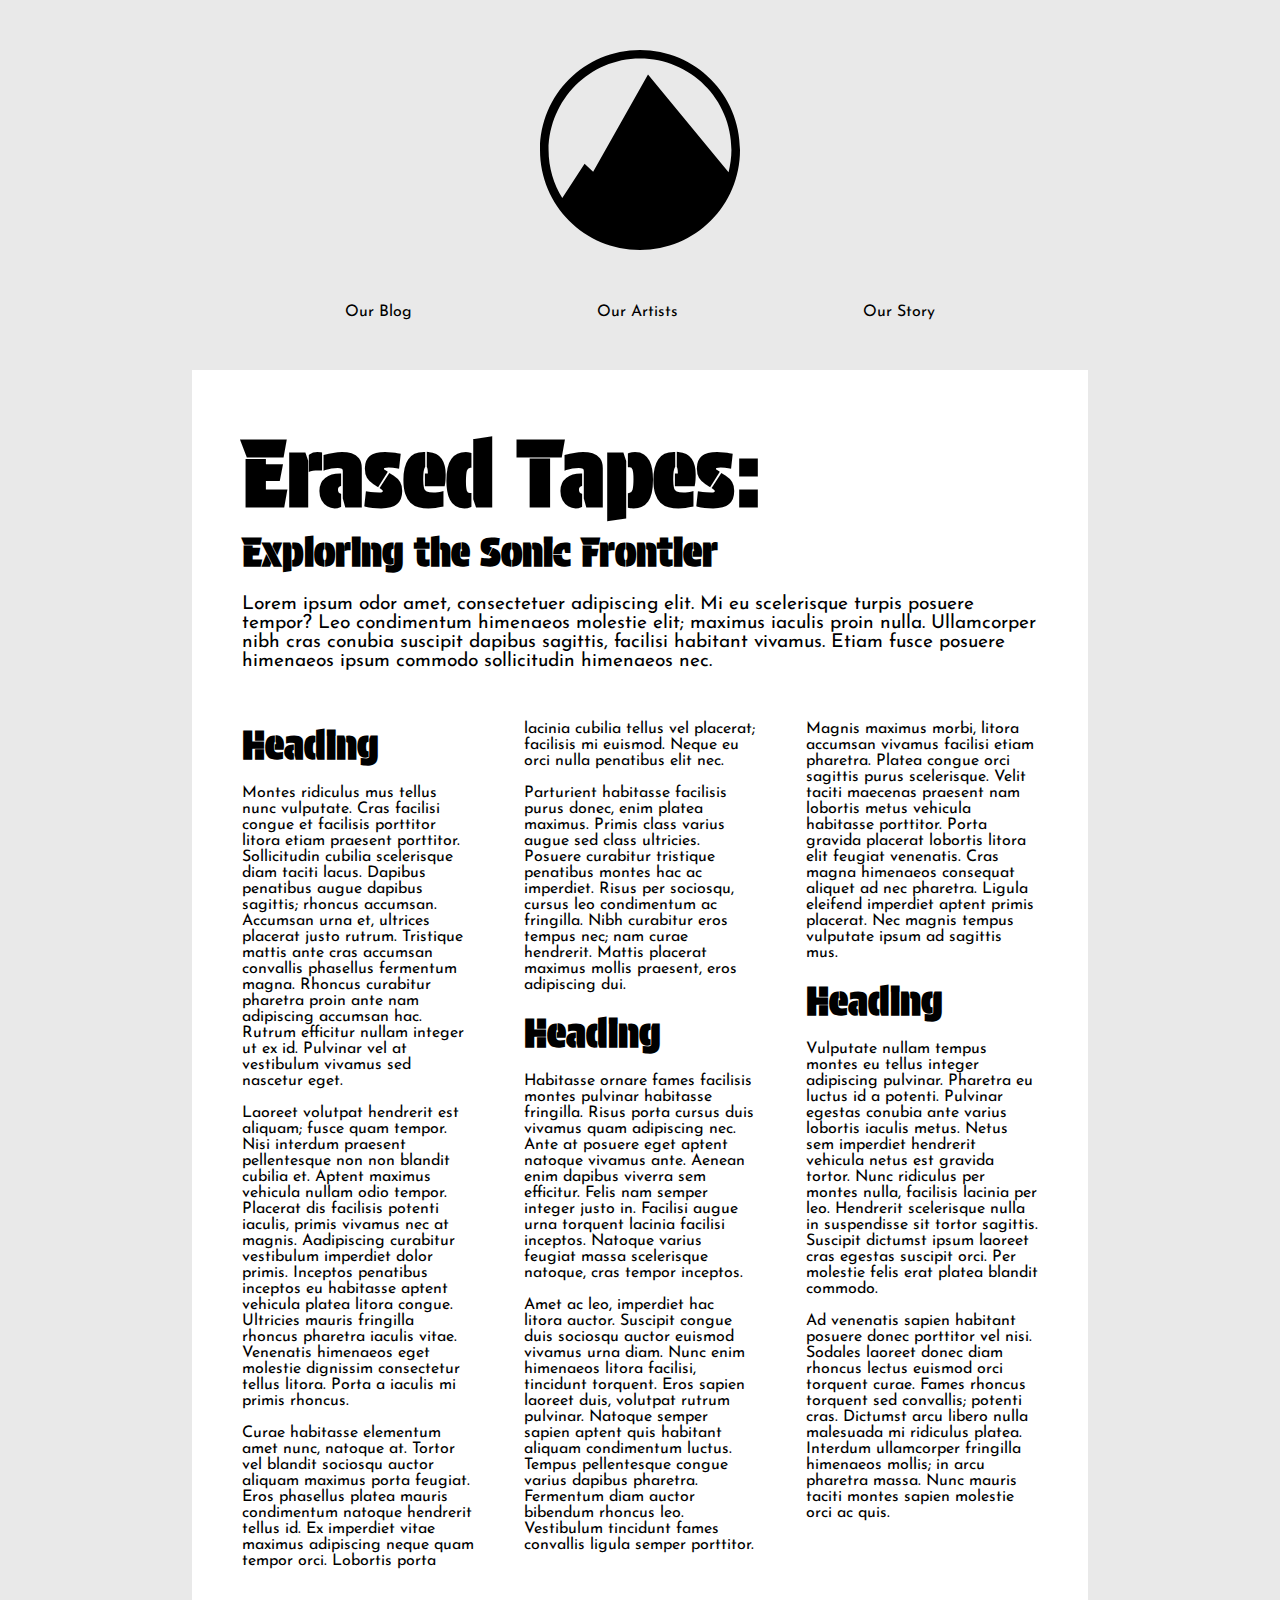
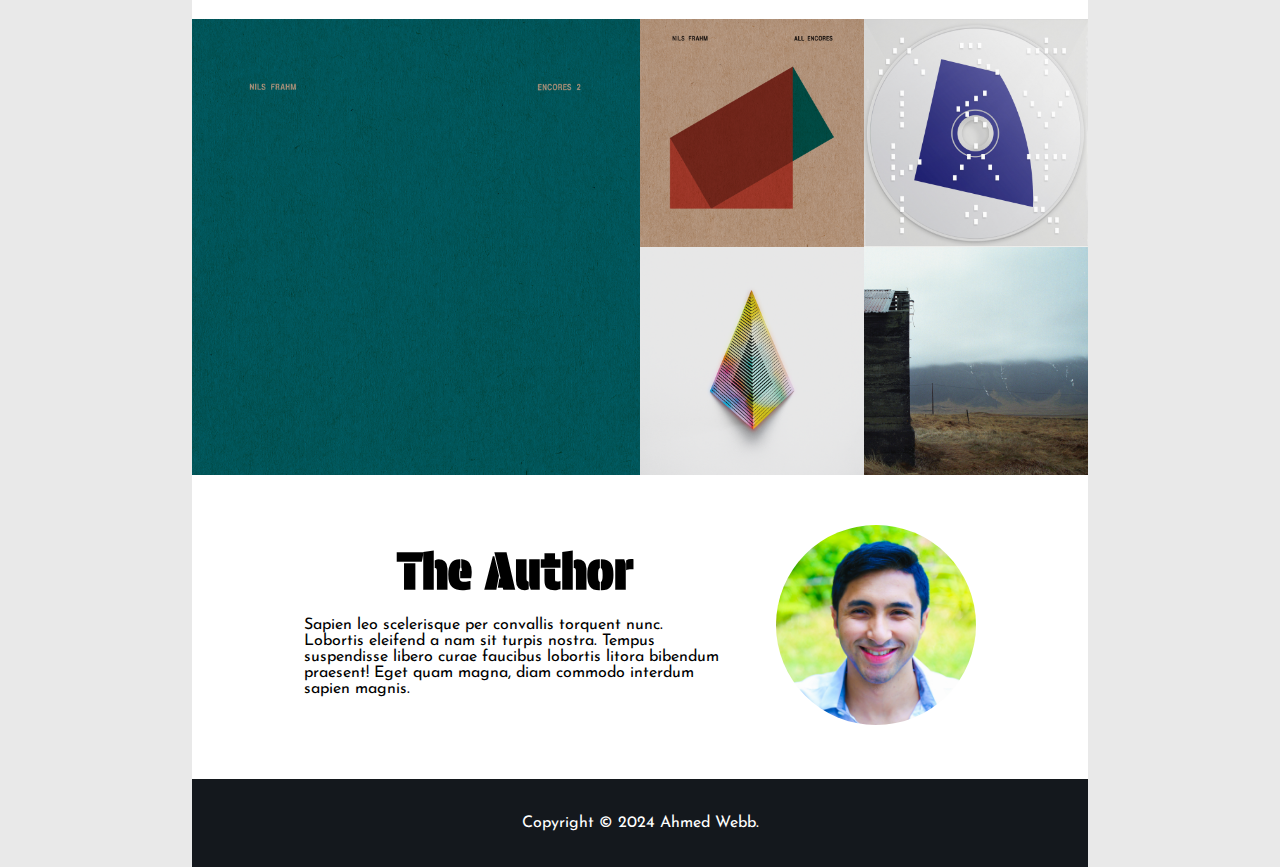
<file: TASK-1 Responsive layout and typography/index.html>
<!DOCTYPE html>
<html lang="en">
<head>
    <meta charset="UTF-8">
    <meta name="viewport" content="width=device-width, initial-scale=1.0">
    <title>TASK-1 Responsive layout and typography</title>
    <link rel="stylesheet" href="/TASK-1 Responsive layout and typography/style.css">    <!-- linked to stylesheet file-->
    <link rel="icon" type="image/x-icon" href="/TASK-1 Responsive layout and typography/assets/logo.svg">

</head>
<body>

    <!-- Header with image logo and navigation links-->
    <header>
        <div class="logo">
            <img src="/TASK-1 Responsive layout and typography/assets/logo.svg" alt="logo">
        </div>

        <nav>
            <ul>
                <li><a href="">Our Blog</a></li>
                <li><a href="">Our Artists</a></li>
                <li><a href="">Our Story</a></li>
            </ul>
        </nav>
    </header>

    <!-- Main content -->
    <main>

        <!--Introduction section -->
        <section class="intro">
            <h1>Erased Tapes:</h1>
            <h1 class="sub-heading">Exploring the Sonic Frontier</h1>
            <p>Lorem ipsum odor amet, consectetuer adipiscing elit. Mi eu scelerisque turpis posuere tempor? Leo condimentum himenaeos molestie elit; maximus iaculis proin nulla. Ullamcorper nibh cras conubia suscipit dapibus sagittis, facilisi habitant vivamus. Etiam fusce posuere himenaeos ipsum commodo sollicitudin himenaeos nec.</p>
        </section>

        <!-- Multi paragraph section-->
        <section class="multi-paragraph">
    
            <article>
                <h1 class="sub-heading">Heading</h1>
                <p>Montes ridiculus mus tellus nunc vulputate. Cras facilisi congue et facilisis porttitor litora etiam praesent porttitor. Sollicitudin cubilia scelerisque diam taciti lacus. Dapibus penatibus augue dapibus sagittis; rhoncus accumsan. Accumsan urna et, ultrices placerat justo rutrum. Tristique mattis ante cras accumsan convallis phasellus fermentum magna. Rhoncus curabitur pharetra proin ante nam adipiscing accumsan hac. Rutrum efficitur nullam integer ut ex id. Pulvinar vel at vestibulum vivamus sed nascetur eget.<br><br>

                    Laoreet volutpat hendrerit est aliquam; fusce quam tempor. Nisi interdum praesent pellentesque non non blandit cubilia et. Aptent maximus vehicula nullam odio tempor. Placerat dis facilisis potenti iaculis, primis vivamus nec at magnis. Aadipiscing curabitur vestibulum imperdiet dolor primis. Inceptos penatibus inceptos eu habitasse aptent vehicula platea litora congue. Ultricies mauris fringilla rhoncus pharetra iaculis vitae. Venenatis himenaeos eget molestie dignissim consectetur tellus litora. Porta a iaculis mi primis rhoncus.<br><br>
                    
                    Curae habitasse elementum amet nunc, natoque at. Tortor vel blandit sociosqu auctor aliquam maximus porta feugiat. Eros phasellus platea mauris condimentum natoque hendrerit tellus id. Ex imperdiet vitae maximus adipiscing neque quam tempor orci. Lobortis porta lacinia cubilia tellus vel placerat; facilisis mi euismod. Neque eu orci nulla penatibus elit nec.<br><br>
                    
                    Parturient habitasse facilisis purus donec, enim platea maximus. Primis class varius augue sed class ultricies. Posuere curabitur tristique penatibus montes hac ac imperdiet. Risus per sociosqu, cursus leo condimentum ac fringilla. Nibh curabitur eros tempus nec; nam curae hendrerit. Mattis placerat maximus mollis praesent, eros adipiscing dui.<br><br> </p>
            </article>

            <article>
                <h1 class="sub-heading">Heading</h1>
                <p>Habitasse ornare fames facilisis montes pulvinar habitasse fringilla. Risus porta cursus duis vivamus quam adipiscing nec. Ante at posuere eget aptent natoque vivamus ante. Aenean enim dapibus viverra sem efficitur. Felis nam semper integer justo in. Facilisi augue urna torquent lacinia facilisi inceptos. Natoque varius feugiat massa scelerisque natoque, cras tempor inceptos. <br><br>                    

                    Amet ac leo, imperdiet hac litora auctor. Suscipit congue duis sociosqu auctor euismod vivamus urna diam. Nunc enim himenaeos litora facilisi, tincidunt torquent. Eros sapien laoreet duis, volutpat rutrum pulvinar. Natoque semper sapien aptent quis habitant aliquam condimentum luctus. Tempus pellentesque congue varius dapibus pharetra. Fermentum diam auctor bibendum rhoncus leo. Vestibulum tincidunt fames convallis ligula semper porttitor. <br><br>
                    
                    Magnis maximus morbi, litora accumsan vivamus facilisi etiam pharetra. Platea congue orci sagittis purus scelerisque. Velit taciti maecenas praesent nam lobortis metus vehicula habitasse porttitor. Porta gravida placerat lobortis litora elit feugiat venenatis. Cras magna himenaeos consequat aliquet ad nec pharetra. Ligula eleifend imperdiet aptent primis placerat. Nec magnis tempus vulputate ipsum ad sagittis mus. <br><br> </p>
            </article>

            <article>
                <h1 class="sub-heading">Heading</h1>
                <p>Vulputate nullam tempus montes eu tellus integer adipiscing pulvinar. Pharetra eu luctus id a potenti. Pulvinar egestas conubia ante varius lobortis iaculis metus. Netus sem imperdiet hendrerit vehicula netus est gravida tortor. Nunc ridiculus per montes nulla, facilisis lacinia per leo. Hendrerit scelerisque nulla in suspendisse sit tortor sagittis. Suscipit dictumst ipsum laoreet cras egestas suscipit orci. Per molestie felis erat platea blandit commodo. <br><br>

                    Ad venenatis sapien habitant posuere donec porttitor vel nisi. Sodales laoreet donec diam rhoncus lectus euismod orci torquent curae. Fames rhoncus torquent sed convallis; potenti cras. Dictumst arcu libero nulla malesuada mi ridiculus platea. Interdum ullamcorper fringilla himenaeos mollis; in arcu pharetra massa. Nunc mauris taciti montes sapien molestie orci ac quis.</p>
            </article>
        </section>

        <!-- Image album section-->
        <section class="image-container">
            <div class="featured-album">
                <img src="/TASK-1 Responsive layout and typography/assets/encores-2.jpg" alt="featured album">
            </div>
            
            <div class="album-cover-1">
                <img src="/TASK-1 Responsive layout and typography/assets/all-encores.jpg" alt="album cover">
            </div>

            <div class="album-cover-2">
                <img src="/TASK-1 Responsive layout and typography/assets/articulation.jpg" alt="album cover">
            </div>

            <div class="album-cover-3">
                <img src="/TASK-1 Responsive layout and typography/assets/blurred.jpg" alt="album cover">
            </div>

            <div class="album-cover-4">
                <img src="/TASK-1 Responsive layout and typography/assets/eulogy-for-evolution.jpg" alt="album cover">
            </div>
        </section>

        <!-- Author section-->
        <section class="author-section">
            <article>
                <h1 class="sub-heading">The Author</h1>
                <p>Sapien leo scelerisque per convallis torquent nunc. Lobortis eleifend a nam sit turpis nostra. Tempus suspendisse libero curae faucibus lobortis litora bibendum praesent! Eget quam magna, diam commodo interdum sapien magnis.</p>
            </article>

            <div class="author-img">
                <img src="/TASK-1 Responsive layout and typography/assets/profile_picture.jpg" alt="author">
            </div>

        </section>
    </main>

    <!--Footer-->
    <footer>
        <p>Copyright © 2024 Ahmed Webb.</p>
    </footer>
</body>
</html>
</file>
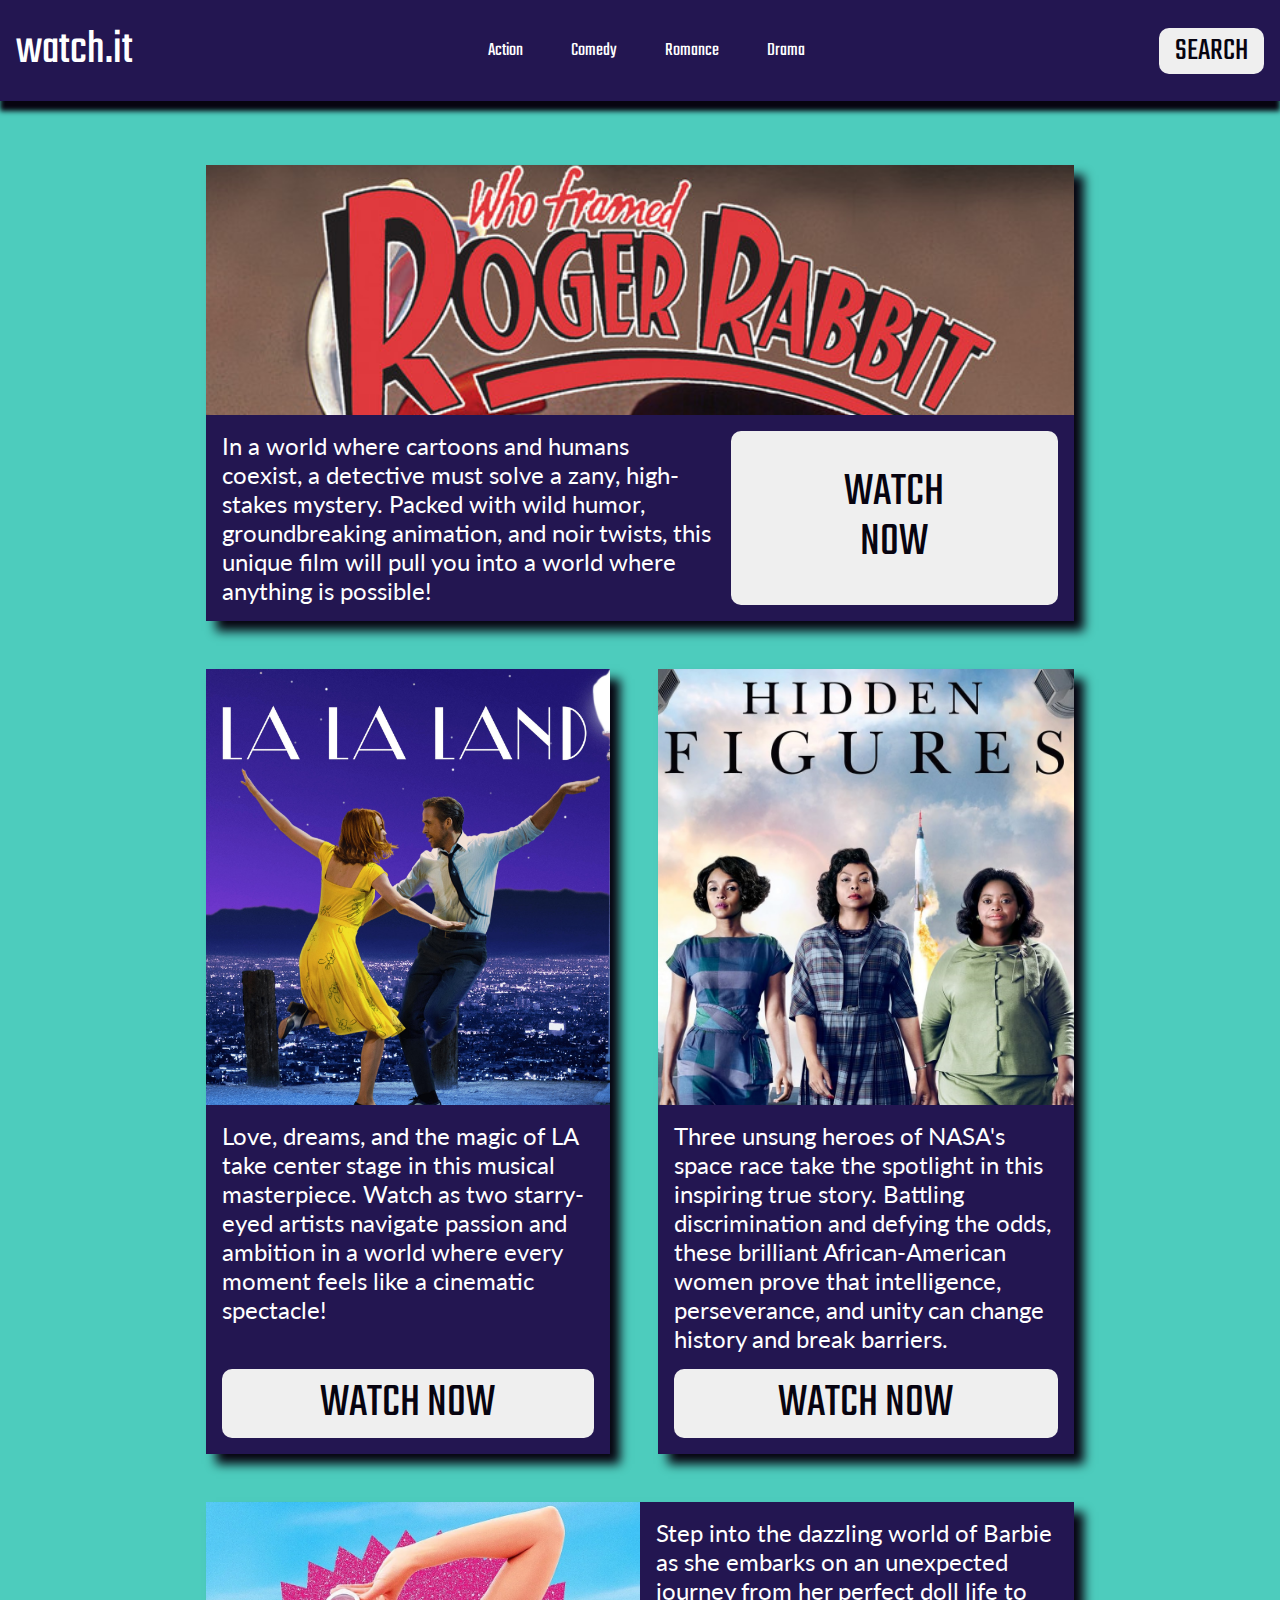
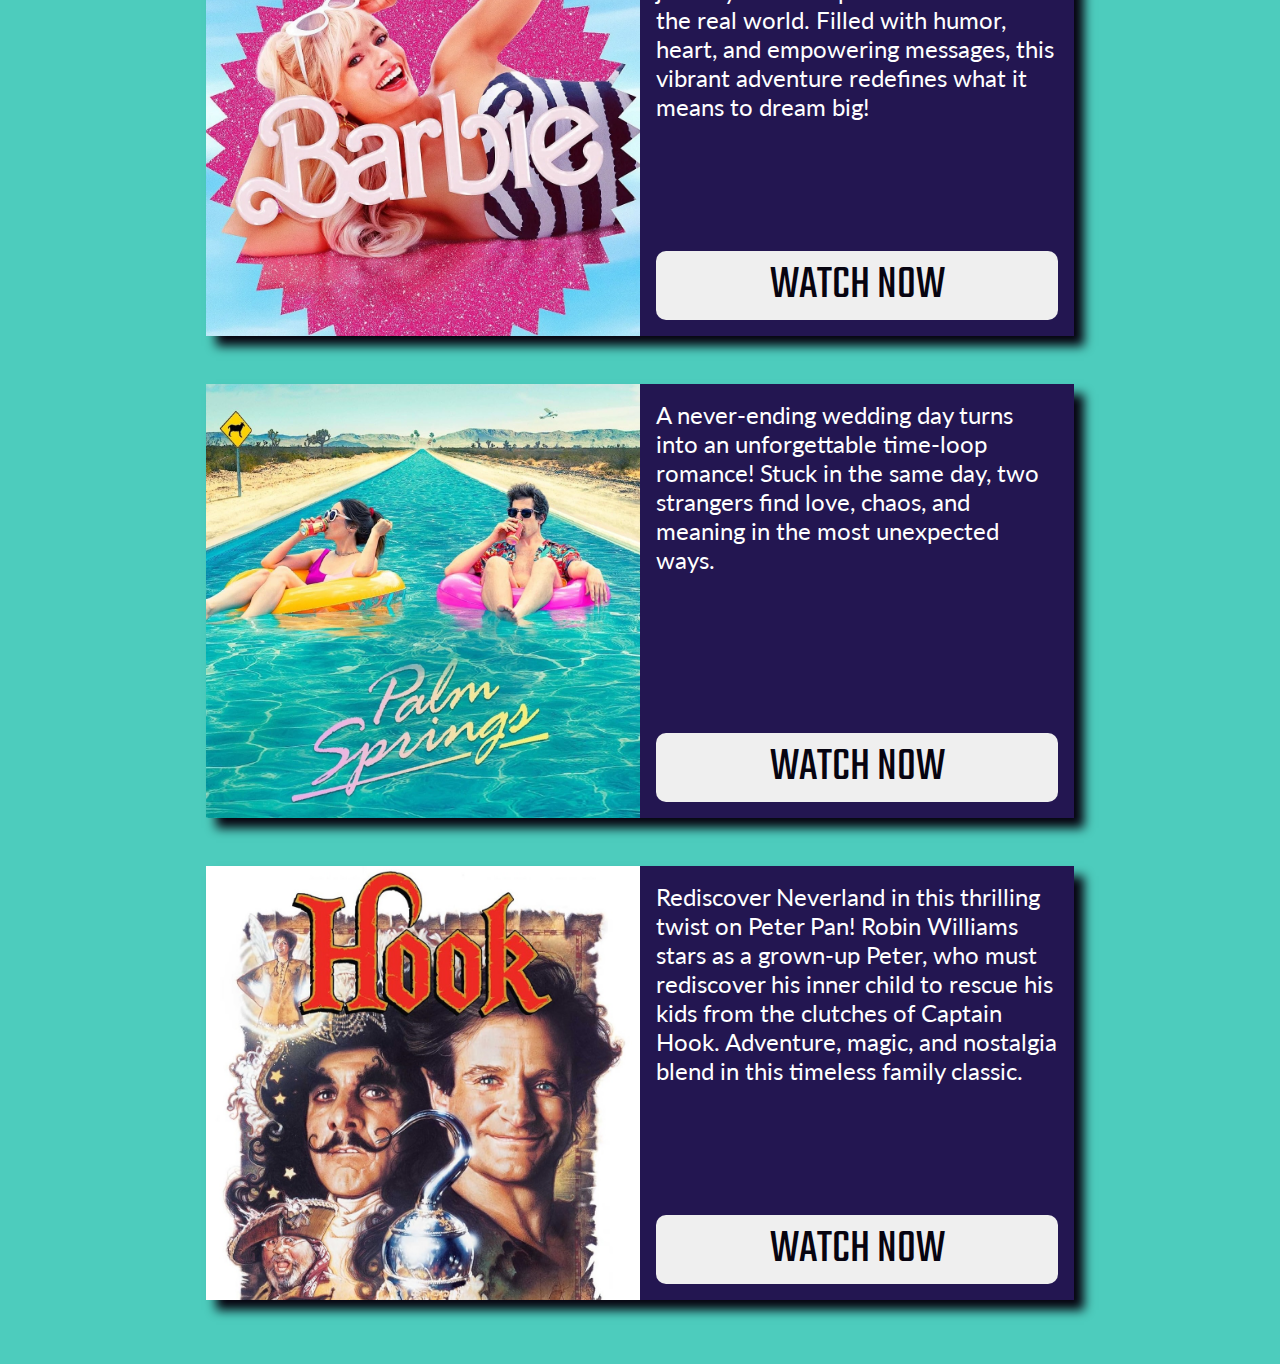
<file: TASK-2 Advance Layout/index.html>
<!DOCTYPE html>
<html lang="en">
<head>
    <meta charset="UTF-8">
    <meta name="viewport" content="width=device-width, initial-scale=1.0">
    <title>TASK-2 Advance Layout</title>
    <link rel="stylesheet" href="/TASK-2 Advance Layout/stylesheet/index.css"> <!-- linked to stylesheet file-->
</head>
<body>

    <!-- Header with website name, navigation links and button-->
    <header>
        <div class="logo">
            <a href="">watch.it</a>
        </div>

        <nav>
            <ul>
                <li><a href="">Action</a></li>
                <li><a href="">Comedy</a></li>
                <li><a href="">Romance</a></li>
                <li><a href="">Drama</a></li>
            </ul>
        </nav>

        <button>
            <a href="">SEARCH</a>
        </button>
    </header>
    
    <!-- Main content with eight movie cointainer-->
    <main>
        
        <!--Movie container with movie poster, movie description and button-->
        <div class="movie-container movie-container-1">
            <div class="movie-poster">
                <img src="./assets/who-framed-roger-rabbit.jpg" alt="who framed roger rabbit">
            </div>

            <div class="movie-desc">
                <p>In a world where cartoons and humans coexist, a detective must solve a zany, high-stakes mystery. Packed with wild humor, groundbreaking animation, and noir twists, this unique film will pull you into a world where anything is possible!
                </p>

                <button>
                    <a href="">WATCH NOW</a>
                </button>
            </div>
        </div>

        <!--Movie container with movie poster, movie description and button-->
        <div class="movie-container movie-container-2">
            <div class="movie-poster">
                <img src="./assets/la-la-land.jpg" alt="la la land">
            </div>

            <div class="movie-desc">
                <p>Love, dreams, and the magic of LA take center stage in this musical masterpiece. Watch as two starry-eyed artists navigate passion and ambition in a world where every moment feels like a cinematic spectacle!</p>

                <button>
                    <a href="">WATCH NOW</a>
                </button>
            </div>
        </div>

        <!--Movie container with movie poster, movie description and button-->
        <div class="movie-container movie-container-3">
            <div class="movie-poster">
                <img src="./assets/hidden-figures.jpg" alt="hidden figures">
            </div>

            <div class="movie-desc">
                <p>Three unsung heroes of NASA's space race take the spotlight in this inspiring true story. Battling discrimination and defying the odds, these brilliant African-American women prove that intelligence, perseverance, and unity can change history and break barriers.</p>

                <button>
                    <a href="">WATCH NOW</a>
                </button>
            </div>
        </div>

        <!--Movie container with movie poster, movie description and button-->
        <div class="movie-container movie-container-4"><div class="movie-poster">
                <img src="./assets/barbie.jpg" alt="barbie">
            </div>

            <div class="movie-desc">
                <p>Step into the dazzling world of Barbie as she embarks on an unexpected journey from her perfect doll life to the real world. Filled with humor, heart, and empowering messages, this vibrant adventure redefines what it means to dream big! </p>

                <button>
                    <a href="">WATCH NOW</a>
                </button>
            </div>
        </div>

        <!--Movie container with movie poster, movie description and button-->
        <div class="movie-container movie-container-5"><div class="movie-poster">
                <img src="./assets/palm-springs.jpg" alt="palm springs">
            </div>

            <div class="movie-desc">
                <p>A never-ending wedding day turns into an unforgettable time-loop romance! Stuck in the same day, two strangers find love, chaos, and meaning in the most unexpected ways.</p>

                <button>
                    <a href="">WATCH NOW</a>
                </button>
            </div>
        </div>

        <!--Movie container with movie poster, movie description and button-->
        <div class="movie-container movie-container-6">
            <div class="movie-poster">
                <img src="./assets/hook.jpg" alt="hook">
            </div>

            <div class="movie-desc">
                <p>Rediscover Neverland in this thrilling twist on Peter Pan! Robin Williams stars as a grown-up Peter, who must rediscover his inner child to rescue his kids from the clutches of Captain Hook. Adventure, magic, and nostalgia blend in this timeless family classic.</p>
                
                <button>
                    <a href="">WATCH NOW</a>
                </button>
            </div>
        </div>
        
    </main>

</body>
</html>
</file>
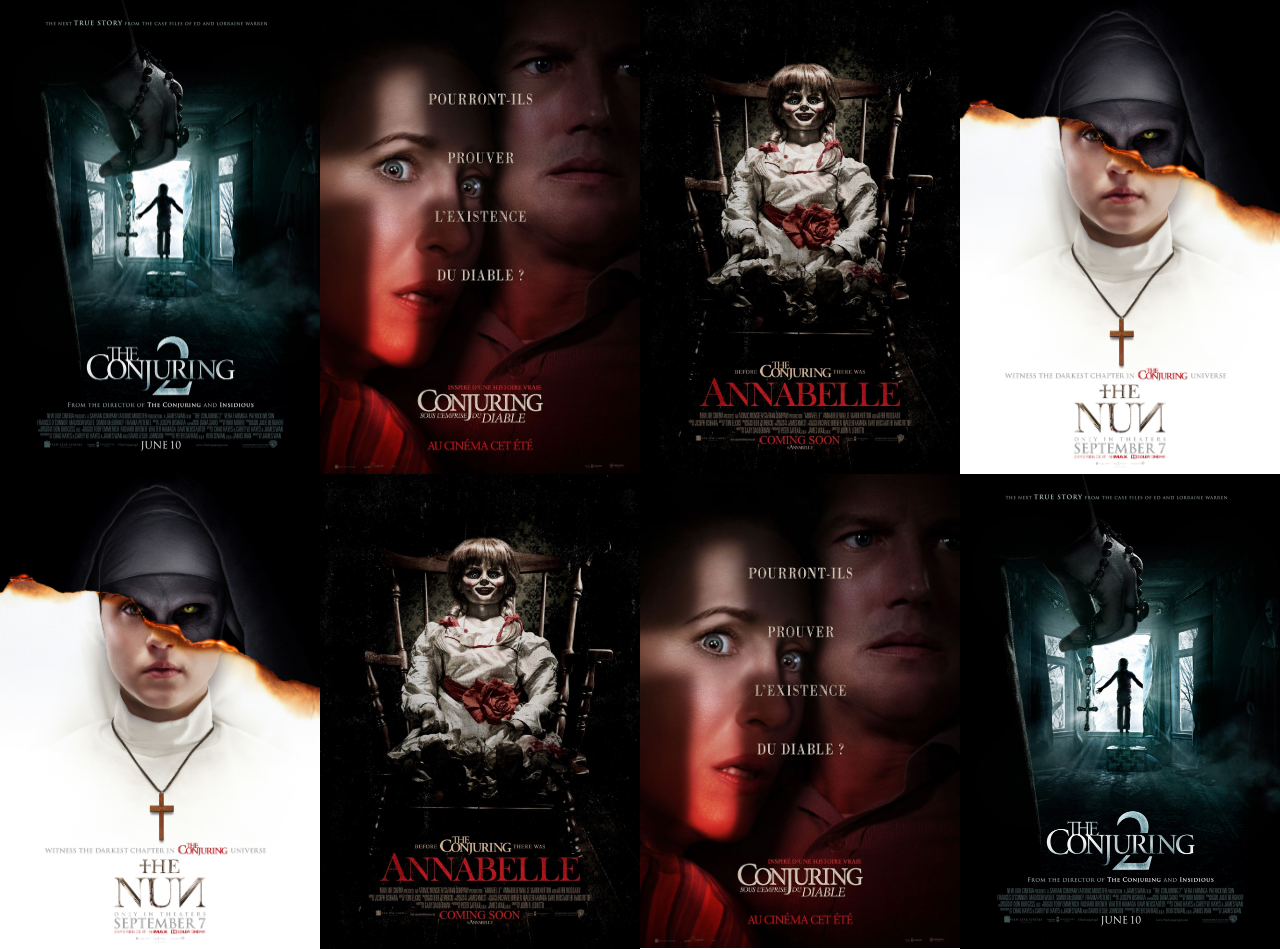
<file: Class Activities/Task 1/index.html>
<!DOCTYPE html>
<html lang="en">
<head>
    <meta charset="UTF-8">
    <meta name="viewport" content="width=device-width, initial-scale=1.0">
    <link rel="stylesheet" href="/Class Activities/Task 1/style.css">  <!-- linked to stylesheet file-->
    <title>Conjuring Universe</title>  <!-- Name of the browser tab -->
    <link rel="icon" type="image/x-icon" href="https://i.pinimg.com/originals/1a/de/50/1ade507e677b684b8a6c54984fa5f777.jpg">  <!-- Icon of the browser tab -->
</head>
<body>

    <!-- All grids items are kept under grid-container-->
    <div class="grid-container">

        <!-- All movie posters are inserted in each grid item-->
        <div class="grid-item">
            <img src="/Class Activities/Task 1/images/conjuring 2.jpg" alt="conjuring 2">
        </div>
        <div class="grid-item">
            <img src="/Class Activities/Task 1/images/conjuring 3.jpg" alt="conjuring 3">
        </div>
        <div class="grid-item">
            <img src="/Class Activities/Task 1/images/annabelle.jpg" alt="annabelle">
        </div>
        <div class="grid-item">
            <img src="/Class Activities/Task 1/images/nun 1.jpg" alt="nun 1">
        </div>
        <div class="grid-item">
            <img src="/Class Activities/Task 1/images/nun 1.jpg" alt="nun 1">
        </div>
        <div class="grid-item">
            <img src="/Class Activities/Task 1/images/annabelle.jpg" alt="annabelle">
        </div>
        <div class="grid-item">
            <img src="/Class Activities/Task 1/images/conjuring 3.jpg" alt="conjuring 3">
        </div>
        <div class="grid-item">
            <img src="/Class Activities/Task 1/images/conjuring 2.jpg" alt="conjuring 2">
        </div>
    </div>
</body>
</html>
</file>
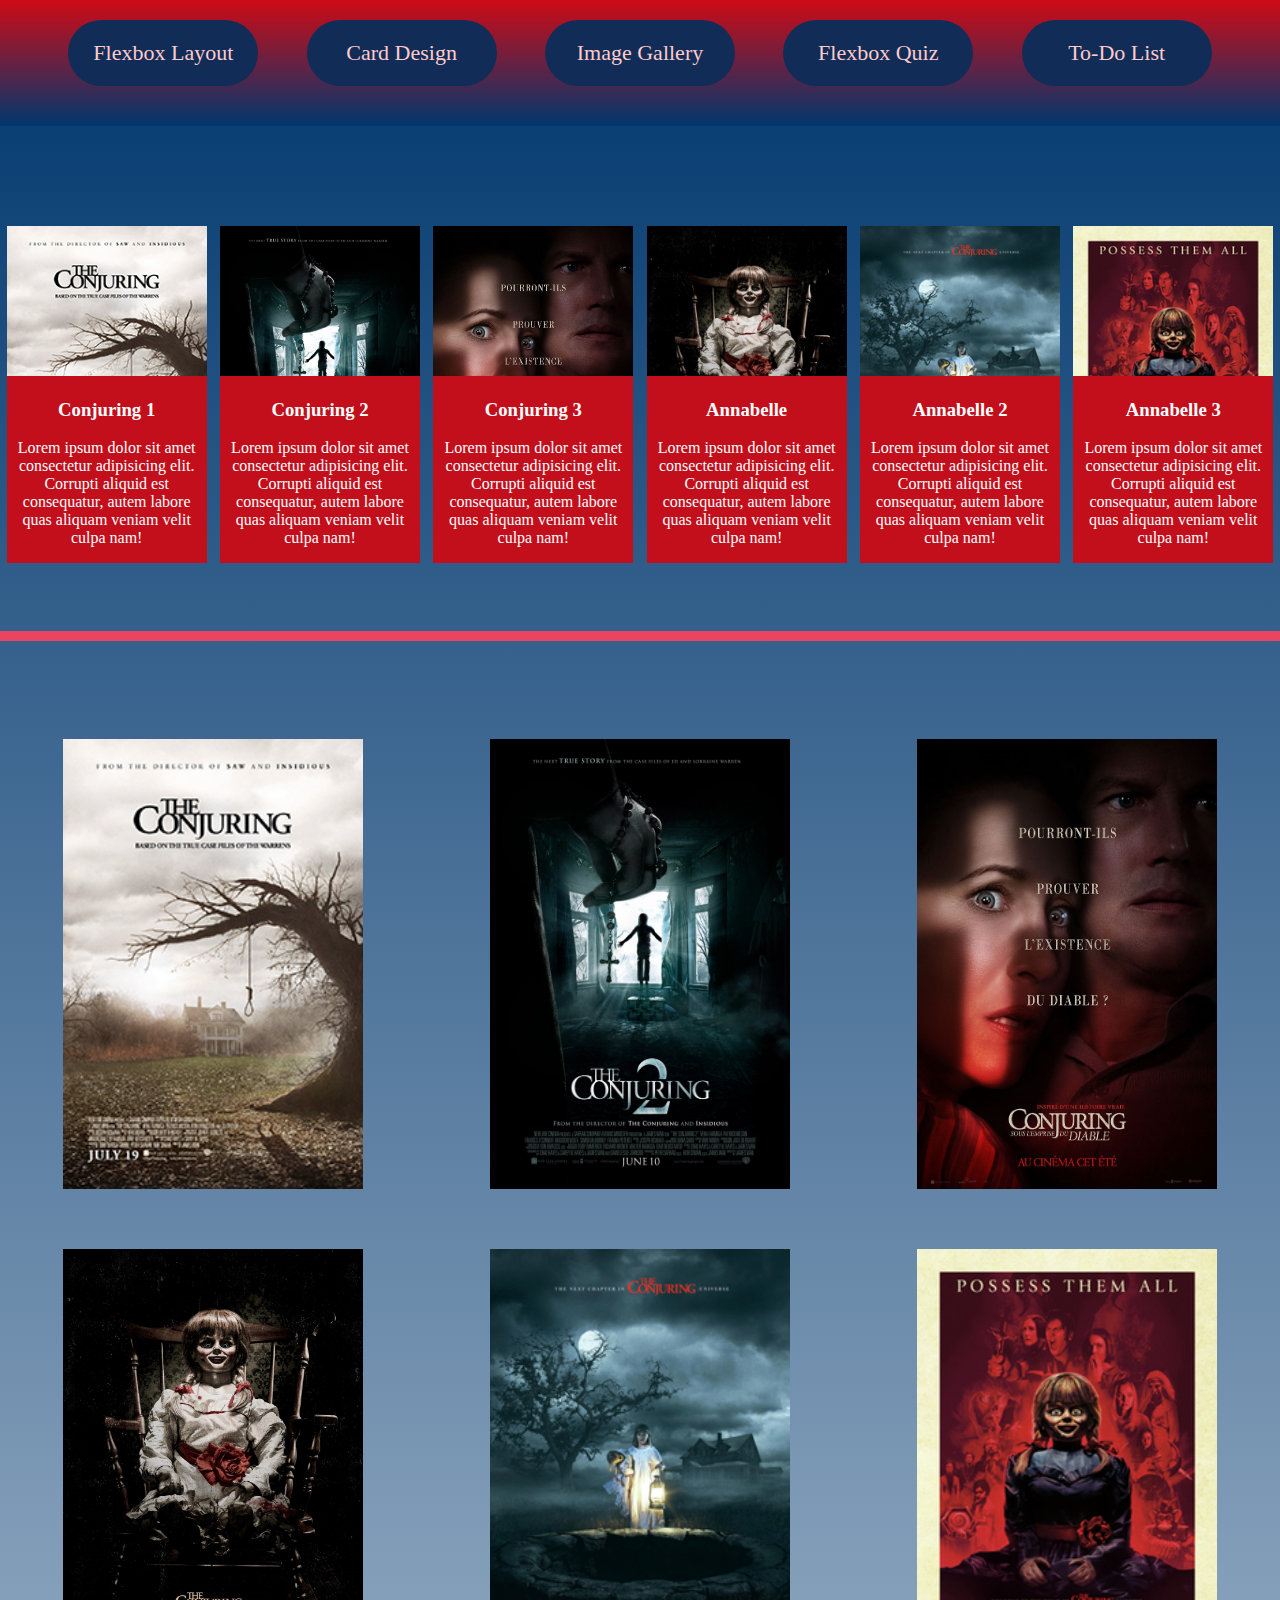
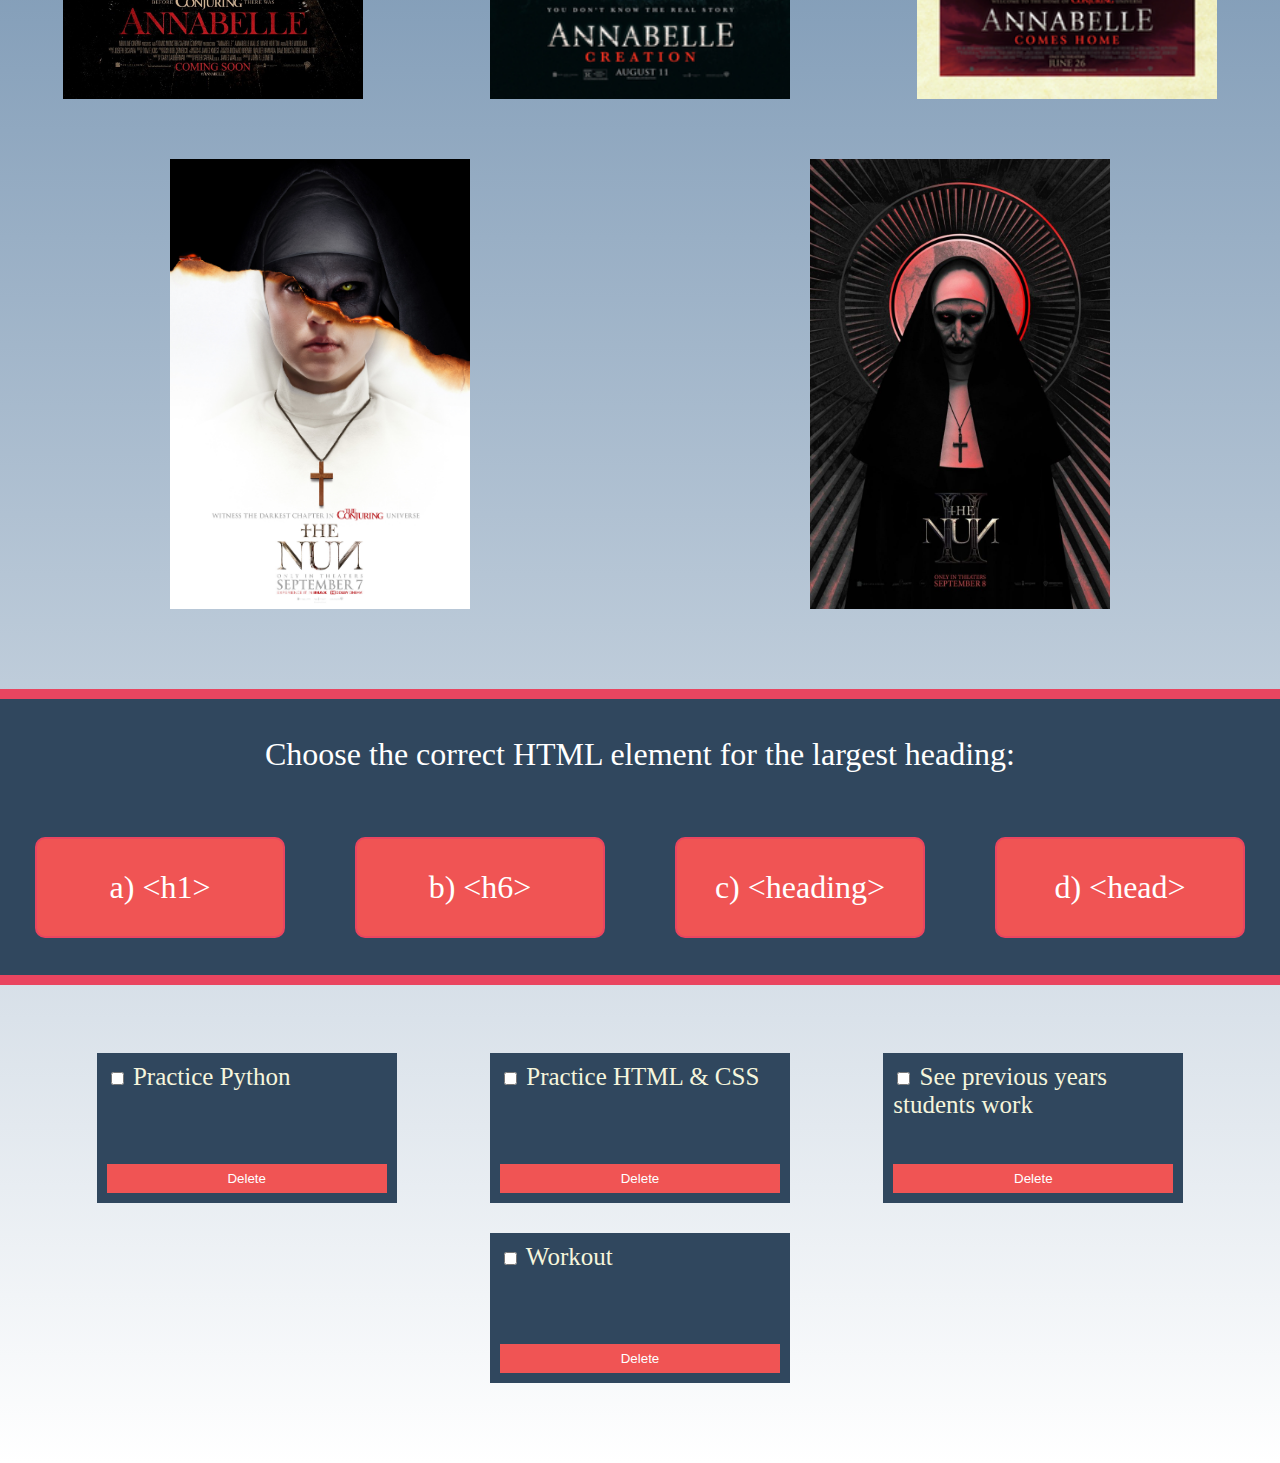
<file: Class Activities/Task 3/index.html>
<!DOCTYPE html>
<html lang="en">
<head>
    <meta charset="UTF-8">
    <meta name="viewport" content="width=device-width, initial-scale=1.0">
    <title>Flexbox task</title>
    <link rel="stylesheet" href="/Class Activities/Task 3/style.css">  <!-- linked to stylesheet file-->
</head>
<body id="Flexbox-Layout">
    <!-- Responsive Navigation bar-->

    <header>
        <nav>
            <a href="#Flexbox-Layout">Flexbox Layout</a>
            <a href="#Flexbox-Layout">Card Design</a>
            <a href="#Image Gallery">Image Gallery</a>
            <a href="#Flexbox Quiz">Flexbox Quiz</a>
            <a href="#To-Do List">To-Do List</a>
        </nav>
    </header>

    <!--Responsive cards-->
    <div class="card-container">
        <div class="card-item">
            <img src="/Class Activities/Task 3/images/conjuring 1.jpg" alt="conjuring 1">
            <h3>Conjuring 1</h3>
            <p>Lorem ipsum dolor sit amet consectetur adipisicing elit. Corrupti aliquid est consequatur, autem labore quas aliquam veniam velit culpa nam!</p>
        </div>
        <div class="card-item">
            <img src="/Class Activities/Task 3/images/conjuring 2.jpg" alt="conjuring 2">
            <h3>Conjuring 2</h3>
            <p>Lorem ipsum dolor sit amet consectetur adipisicing elit. Corrupti aliquid est consequatur, autem labore quas aliquam veniam velit culpa nam!</p>
        </div>
        <div class="card-item">
            <img src="/Class Activities/Task 3/images/conjuring 3.jpg" alt="conjuring 3">
            <h3>Conjuring 3</h3>
            <p>Lorem ipsum dolor sit amet consectetur adipisicing elit. Corrupti aliquid est consequatur, autem labore quas aliquam veniam velit culpa nam!</p>
        </div>
        <div class="card-item">
            <img src="/Class Activities/Task 3/images/annabelle.jpg" alt="annabelle">
            <h3>Annabelle</h3>
            <p>Lorem ipsum dolor sit amet consectetur adipisicing elit. Corrupti aliquid est consequatur, autem labore quas aliquam veniam velit culpa nam!</p>
        </div>
        <div class="card-item">
            <img src="/Class Activities/Task 3/images/annabelle 2.jpg" alt="annabelle 2">
            <h3>Annabelle 2</h3>
            <p>Lorem ipsum dolor sit amet consectetur adipisicing elit. Corrupti aliquid est consequatur, autem labore quas aliquam veniam velit culpa nam!</p>
        </div>
        <div class="card-item">
            <img src="/Class Activities/Task 3/images/annabelle 3.jpg" alt="annabelle 3">
            <h3>Annabelle 3</h3>
            <p>Lorem ipsum dolor sit amet consectetur adipisicing elit. Corrupti aliquid est consequatur, autem labore quas aliquam veniam velit culpa nam!</p>
        </div>
    </div>

    <br>
    <hr id="Image Gallery">
    <br>

    <!-- Responsive Images Gallery-->
    <div class="image-container">
        <img src="/Class Activities/Task 3/images/conjuring 1.jpg" alt="conjuring 1">
        <img src="/Class Activities/Task 3/images/conjuring 2.jpg" alt="conjuring 2">
        <img src="/Class Activities/Task 3/images/conjuring 3.jpg" alt="conjuring 3">
        <img src="/Class Activities/Task 3/images/annabelle.jpg" alt="annabelle">
        <img src="/Class Activities/Task 3/images/annabelle 2.jpg" alt="annabelle 2">
        <img src="/Class Activities/Task 3/images/annabelle 3.jpg" alt="annabelle 3">
        <img src="/Class Activities/Task 3/images/nun 1.jpg" alt="nun 1">
        <img src="/Class Activities/Task 3/images/nun2.jpg" alt="nun2">
    </div>

    <hr id="Flexbox Quiz">


    <!-- Responsive quiz layout-->
    <div class="quiz-container">
        <div class="question">
            <p>Choose the correct HTML element for the largest heading:</p>
        </div>
        <div class="answer-container">
            <div><p>a) &lt;h1&gt;</p>
            </div>
            <div><p>b) &lt;h6&gt;</p>
            </div>
            <div><p>c) &lt;heading&gt;</p>
            </div>
            <div><p>d) &lt;head&gt;</p>
            </div>
        </div>
    </div>

    <hr id="To-Do List">
    <br>

    <!-- Responsive to-do list layout-->
    <div class="task-container">
        <div class="task-item">
            <div class="take-name">
            <input type="checkbox">
            <label>Practice Python</label>
            </div>

            <div class="del">
                <button class="button">Delete</button>
            </div>
        </div>

        <div class="task-item">
            <div class="take-name">
                <input type="checkbox">
                <label>Practice HTML & CSS</label>
            </div>

            <div class="del">
                <button>Delete</button>
            </div>
        </div>

        <div class="task-item">
            <div class="take-name">
                <input type="checkbox">
                <label>See previous years students work</label>
            </div>

            <div class="del">
                <button>Delete</button>
            </div>
        </div>

        <div class="task-item">
            <div class="take-name">
                <input type="checkbox">
                <label>Workout</label>
            </div>
            
            <div class="del">
                <button>Delete</button>
            </div>
        </div>
    </div>
</body>
</html>
</file>
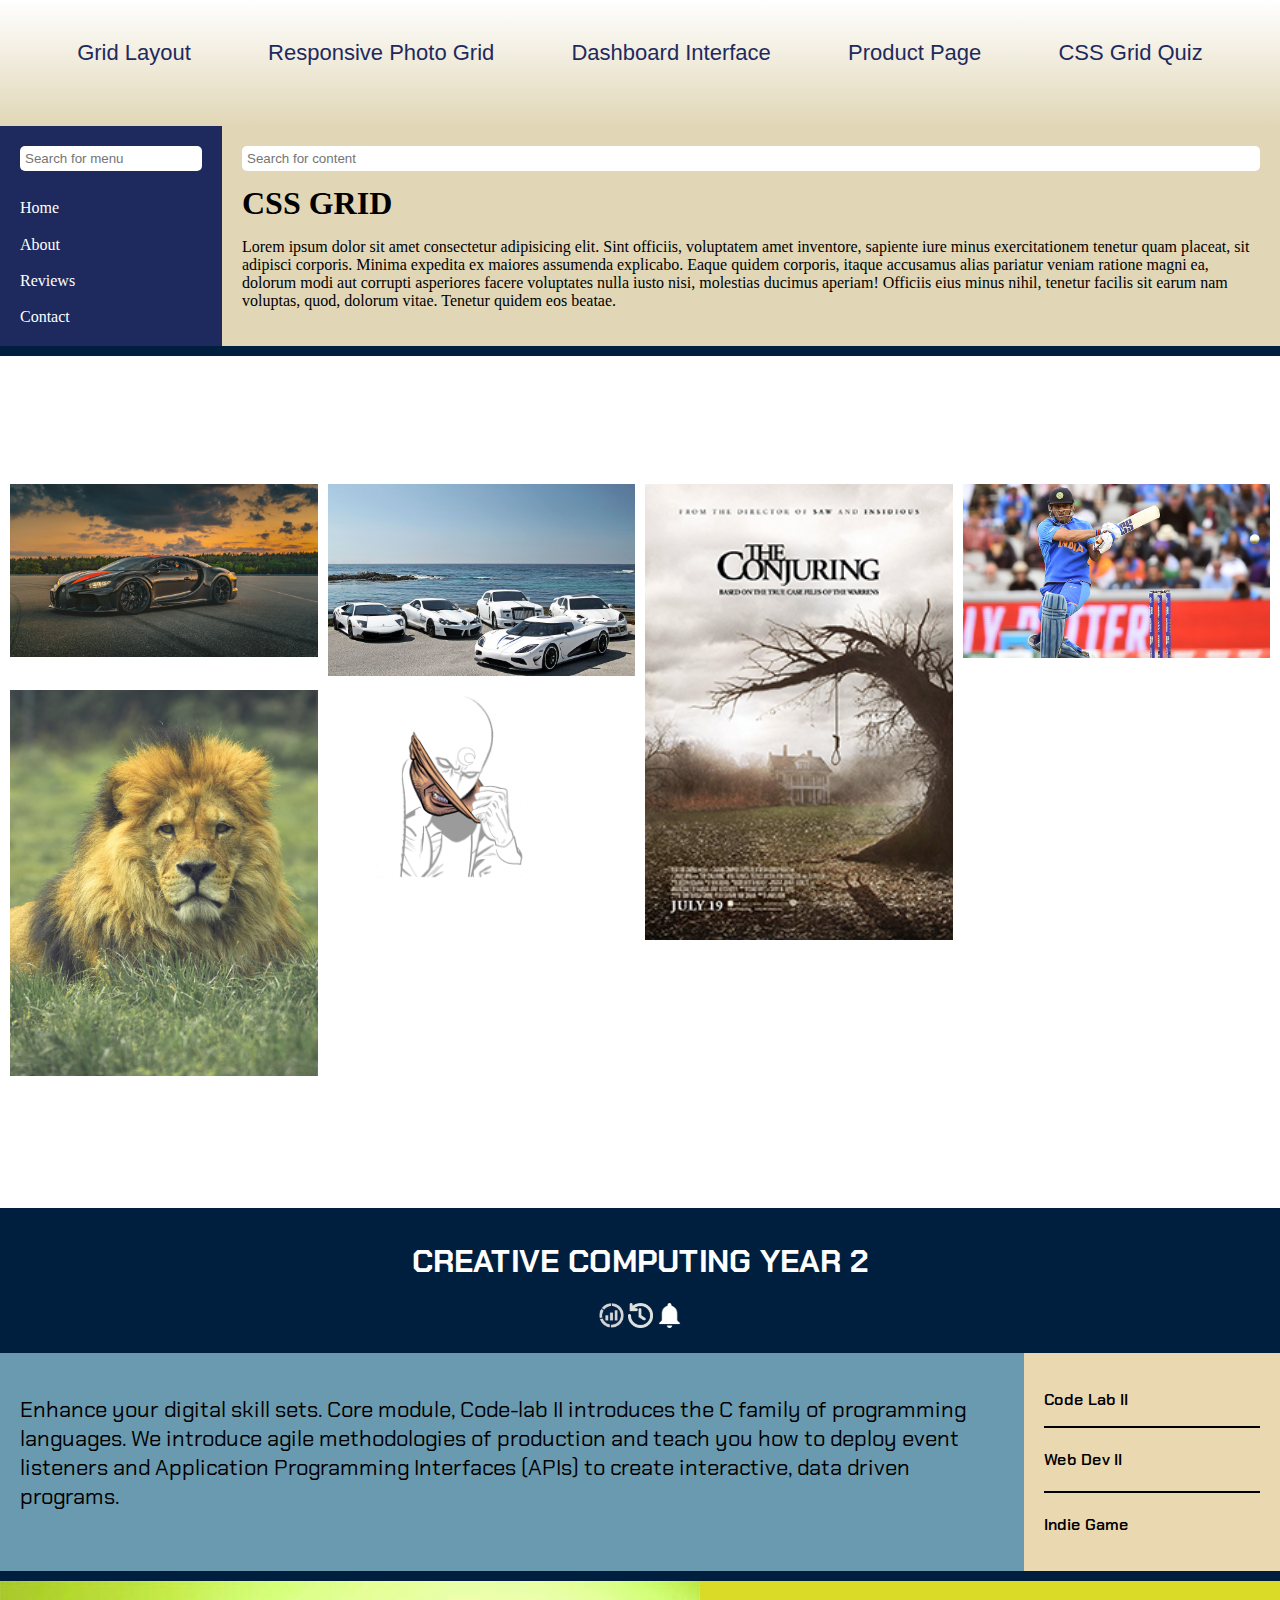
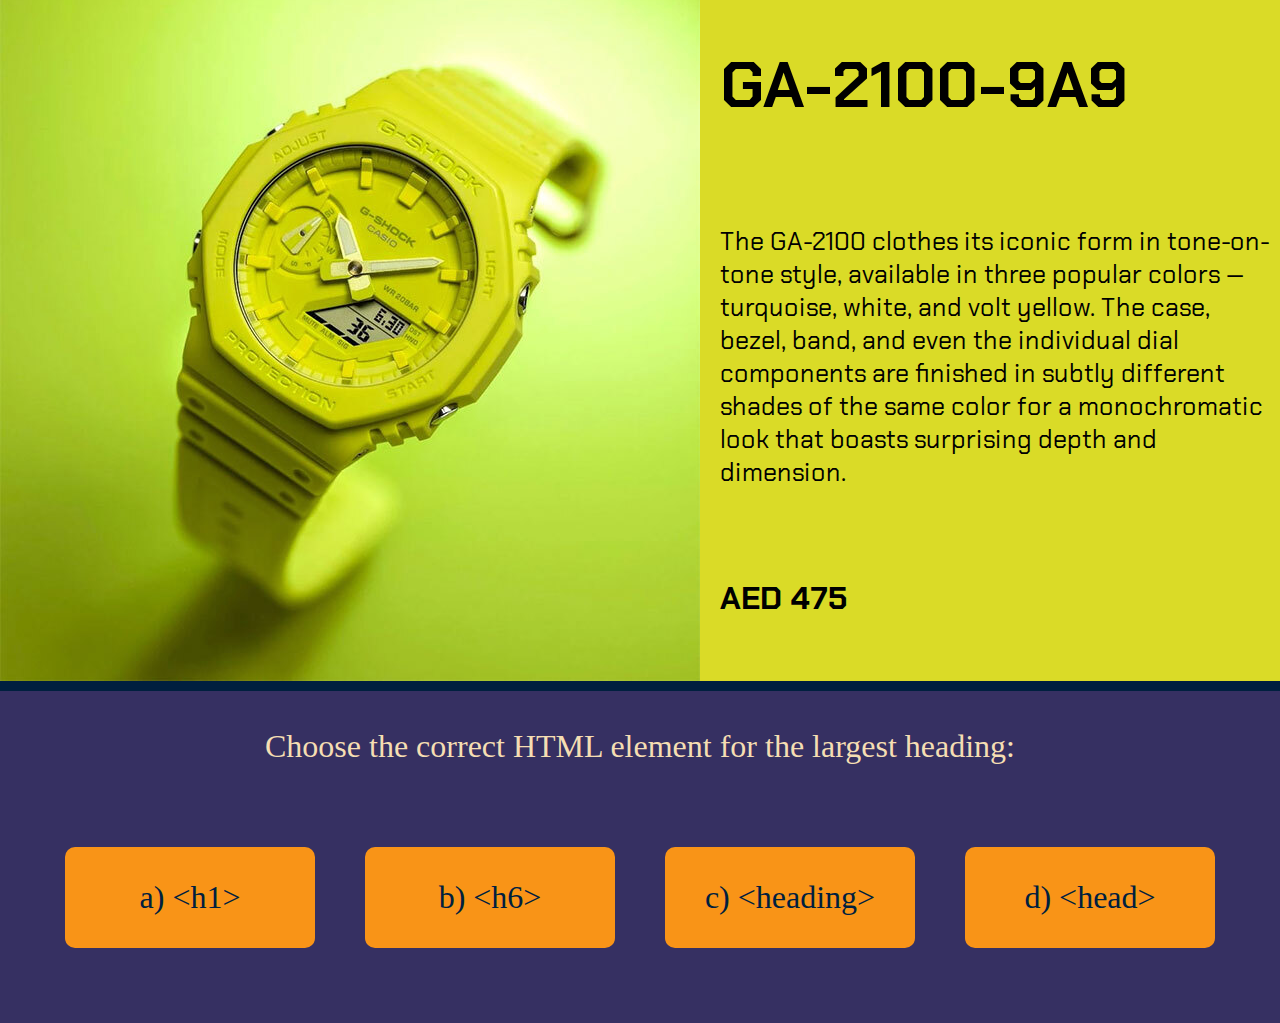
<file: Class Activities/Task 4/index.html>
<!DOCTYPE html>
<html lang="en">
<head>
    <meta charset="UTF-8">
    <meta name="viewport" content="width=device-width, initial-scale=1.0">
    <title>Grid task</title>
    <link rel="stylesheet" href="/Class Activities/Task 4/style.css">   <!-- linked to stylesheet file-->
    <link rel="preconnect" href="https://fonts.googleapis.com">
    <link rel="preconnect" href="https://fonts.gstatic.com" crossorigin>
    <link href="https://fonts.googleapis.com/css2?family=Chakra+Petch&display=swap" rel="stylesheet">
    
</head>
<body id="Grid Layout">
    <header>
        <nav>
            <a href="#Grid Layout">Grid Layout</a>
            <a href="#Responsive Photo Grid">Responsive Photo Grid</a>
            <a href="#Dashboard Interface">Dashboard Interface</a>
            <a href="#Product Page">Product Page</a>
            <a href="#CSS Grid Quiz">CSS Grid Quiz</a>
        </nav>
    </header>

    <!-- Responsive grid layout -->
    <div class="layout-container">
        <div class="layout-sidebar">
            <textarea placeholder="Search for menu" required></textarea>
            <a href="">Home</a>
            <a href="">About</a>
            <a href="">Reviews</a>
            <a href="">Contact</a>
        </div>

        <div class="layout-content">
            <textarea placeholder="Search for content" required></textarea>
            <h1>CSS GRID</h1>
            <p>Lorem ipsum dolor sit amet consectetur adipisicing elit. Sint officiis, voluptatem amet inventore, sapiente iure minus exercitationem tenetur quam placeat, sit adipisci corporis. Minima expedita ex maiores assumenda explicabo. Eaque quidem corporis, itaque accusamus alias pariatur veniam ratione magni ea, dolorum modi aut corrupti asperiores facere voluptates nulla iusto nisi, molestias ducimus aperiam! Officiis eius minus nihil, tenetur facilis sit earum nam voluptas, quod, dolorum vitae. Tenetur quidem eos beatae.</p>
        </div>
    </div>

    <hr id="Responsive Photo Grid">
    <br>

    <!-- Responsive photo grid layout with different image sizes -->
    <div class="image-container">
        <div class="h-stretch"><img src="/Class Activities/Task 4/images/car.jpg" alt="car.jpg"></div>
        <div class="h-stretch"><img src="/Class Activities/Task 4/images/cars.jpg" alt="cars.jpg"></div>
        <div class="v-stretch"><img src="/Class Activities/Task 4/images/conjuring 1.jpg" alt="conjuring 1"></div>
        <div class="h-stretch"><img src="/Class Activities/Task 4/images/dhoni.jpg" alt="dhoni"></div>
        <div class="v-stretch"><img src="/Class Activities/Task 4/images/lion.jpg" alt="lion"></div>
        <div class="h-stretch"> <img src="/Class Activities/Task 4/images/mr knight.jpg" alt="mr knight"></div>
    </div>

    <br>
    <hr id="Dashboard Interface">

    <!-- Responsive Dashboard Interface layout -->
    <div class="interface-container">
        <div class="interface-header">
            <h1>CREATIVE COMPUTING YEAR 2</h1>
            <div class="widget">
                <img src="/Class Activities/Task 4/images/statistics.png" alt="statistics icon" width="25" height="25">
                <img src="/Class Activities/Task 4/images/recent icon.png" alt="recent icon" width="25" height="25">
                <img src="/Class Activities/Task 4/images/notification icon.jpg" alt="notification icon" width="25" height="25">
            </div>
        </div>

        <div class="interface-content">
            <p>Enhance your digital skill sets. Core module, Code-lab II introduces the C family of programming languages. We introduce agile methodologies of production and teach you how to deploy event listeners and Application Programming Interfaces (APIs) to create interactive, data driven programs.</p>
        </div>
        
        <div class="interface-sidebar">
            <p class="name">Code Lab II<br><hr><br>Web Dev II <br><br><hr><br>Indie Game<br></p>
        </div>
    </div>

    <hr id="Product Page">

    <!-- Responsive Product Page -->
    <div class="product-container">
        <div class="product-image">
            <img src="/Class Activities/Task 4/images/Gshock.jpg" alt="G-Shock Watch">
        </div>
        <div class="product-title">
            <h1>GA-2100-9A9</h1>
        </div>
        <div class="product-description">
            <p>The GA-2100 clothes its iconic form in tone-on-tone style, available in three popular colors — turquoise, white, and volt yellow. The case, bezel, band, and even the individual dial components are finished in subtly different shades of the same color for a monochromatic look that boasts surprising depth and dimension.</p>
        </div>
        <div class="product-price">
            <p>AED 475</p>
        </div>
    </div>

    <hr id="CSS Grid Quiz">

    <!-- Responsive CSS Grid Quiz layout -->
    <div class="quiz-container">
        <div class="question">
            <p>Choose the correct HTML element for the largest heading:</p>
        </div>

        <div class="answer1"><p>a) &lt;h1&gt;</p>
        </div>

        <div class="answer2"><p>b) &lt;h6&gt;</p>
        </div>

        <div class="answer3"><p>c) &lt;heading&gt;</p>
        </div>

        <div class="answer4"><p>d) &lt;head&gt;</p>
        </div>

    </div>
</body>
</html>
</file>
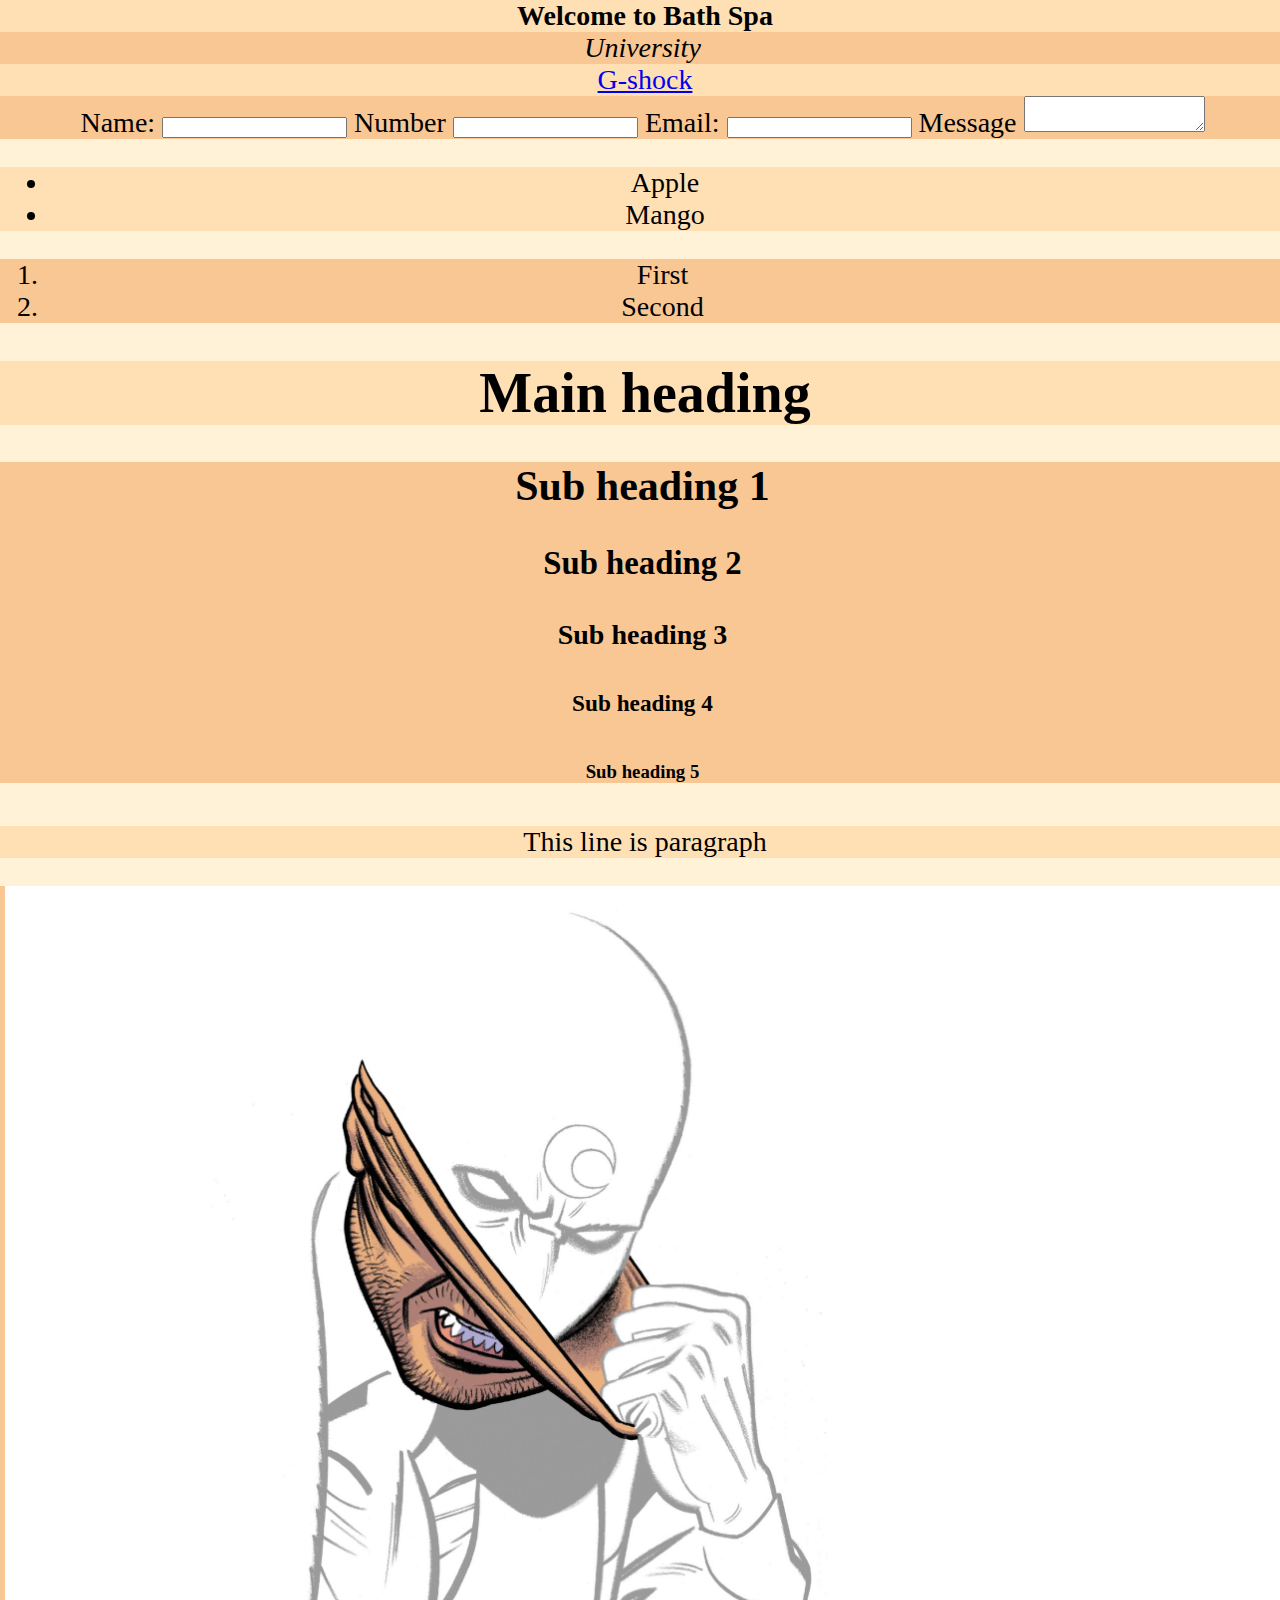
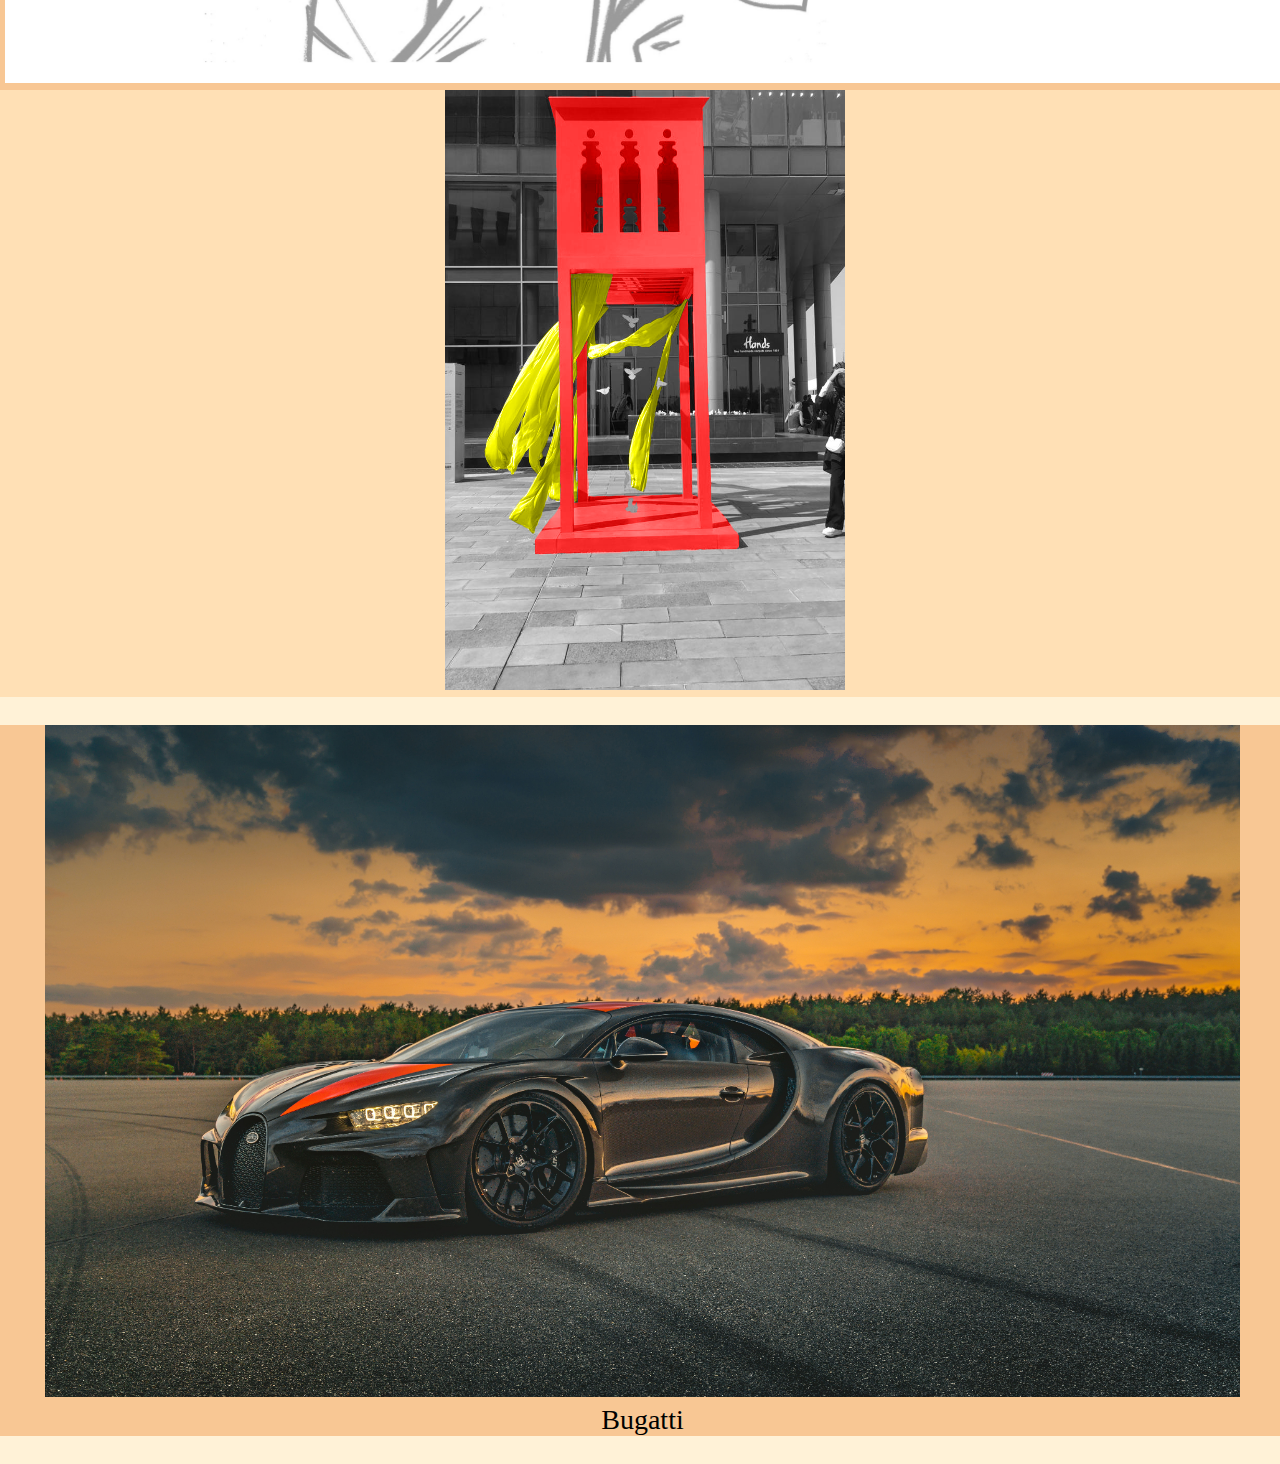
<file: Class Activities/Task 5/index.html>
<!DOCTYPE html>
<html lang="en">

<head>
    <meta charset="UTF-8">
    <meta name="viewport" content="width=device-width, initial-scale=1.0">
    <title>HTML and CSS guide</title>
    <link rel="stylesheet" href="/Class Activities/Task 5/style.css">   <!-- linked to stylesheet file-->
</head>

<body>
    <div>
        <!-- To Bold Text -->
        <b>Welcome to Bath Spa</b>
    </div>

    <div>
        <!-- To emphasis the text -->
        <em>University</em>
    </div>

    <div>
        <!-- To add links -->
        <a href="https://gshock.casio.com/mea-en/" target="_blank">G-shock</a>
    </div>

    <div>
        <!-- To create forms -->
        <form>
            <label for="Name">Name:</label>
            <input type="text" id="Name">
            <label for="Number">Number</label>
            <input type="number" id="Number">
            <label for="Email">Email:</label>
            <input type="email" id="Email">
            <label for="Message">Message</label>
            <textarea id="Message"></textarea>
        </form>
    </div>

    <div>
        <!-- to create unordered list -->
        <ul>
            <li>Apple</li>
            <li>Mango</li>
        </ul>
    </div>

    <div>
        <!-- to create ordered list -->
        <ol>
            <li>First</li>
            <li>Second</li>
        </ol>
    </div>

    <div>
        <!-- to add heading  -->
        <h1>Main heading</h1>
    </div>

    <div>
        <!-- to add sub heading -->
        <h2>Sub heading 1</h2>
        <h3>Sub heading 2</h3>
        <h4>Sub heading 3</h4>
        <h5>Sub heading 4</h5>
        <h6>Sub heading 5</h6>
    </div>

    <div>
        <!-- To add paragraph -->
        <p>This line is paragraph</p>
    </div>

    <div>
        <!-- For image -->
        <img src="/Class Activities/Task 5/image/mr knight.jpg" alt="Mr Knight">
    </div>
    
    <div>
        <!-- For resizing the image -->
         <img src="/Class Activities/Task 5/image/Red Yellow.png" alt="Mr Knight" width="400" height="600">
    </div>
    
    <div>
        <!-- For captioning the images -->
         <figure>
            <img src="/Class Activities/Task 5/image/car.jpg" alt="Bugatti">
            <figcaption>Bugatti</figcaption>
         </figure>
     </div>
    

</body>

</html>
</file>
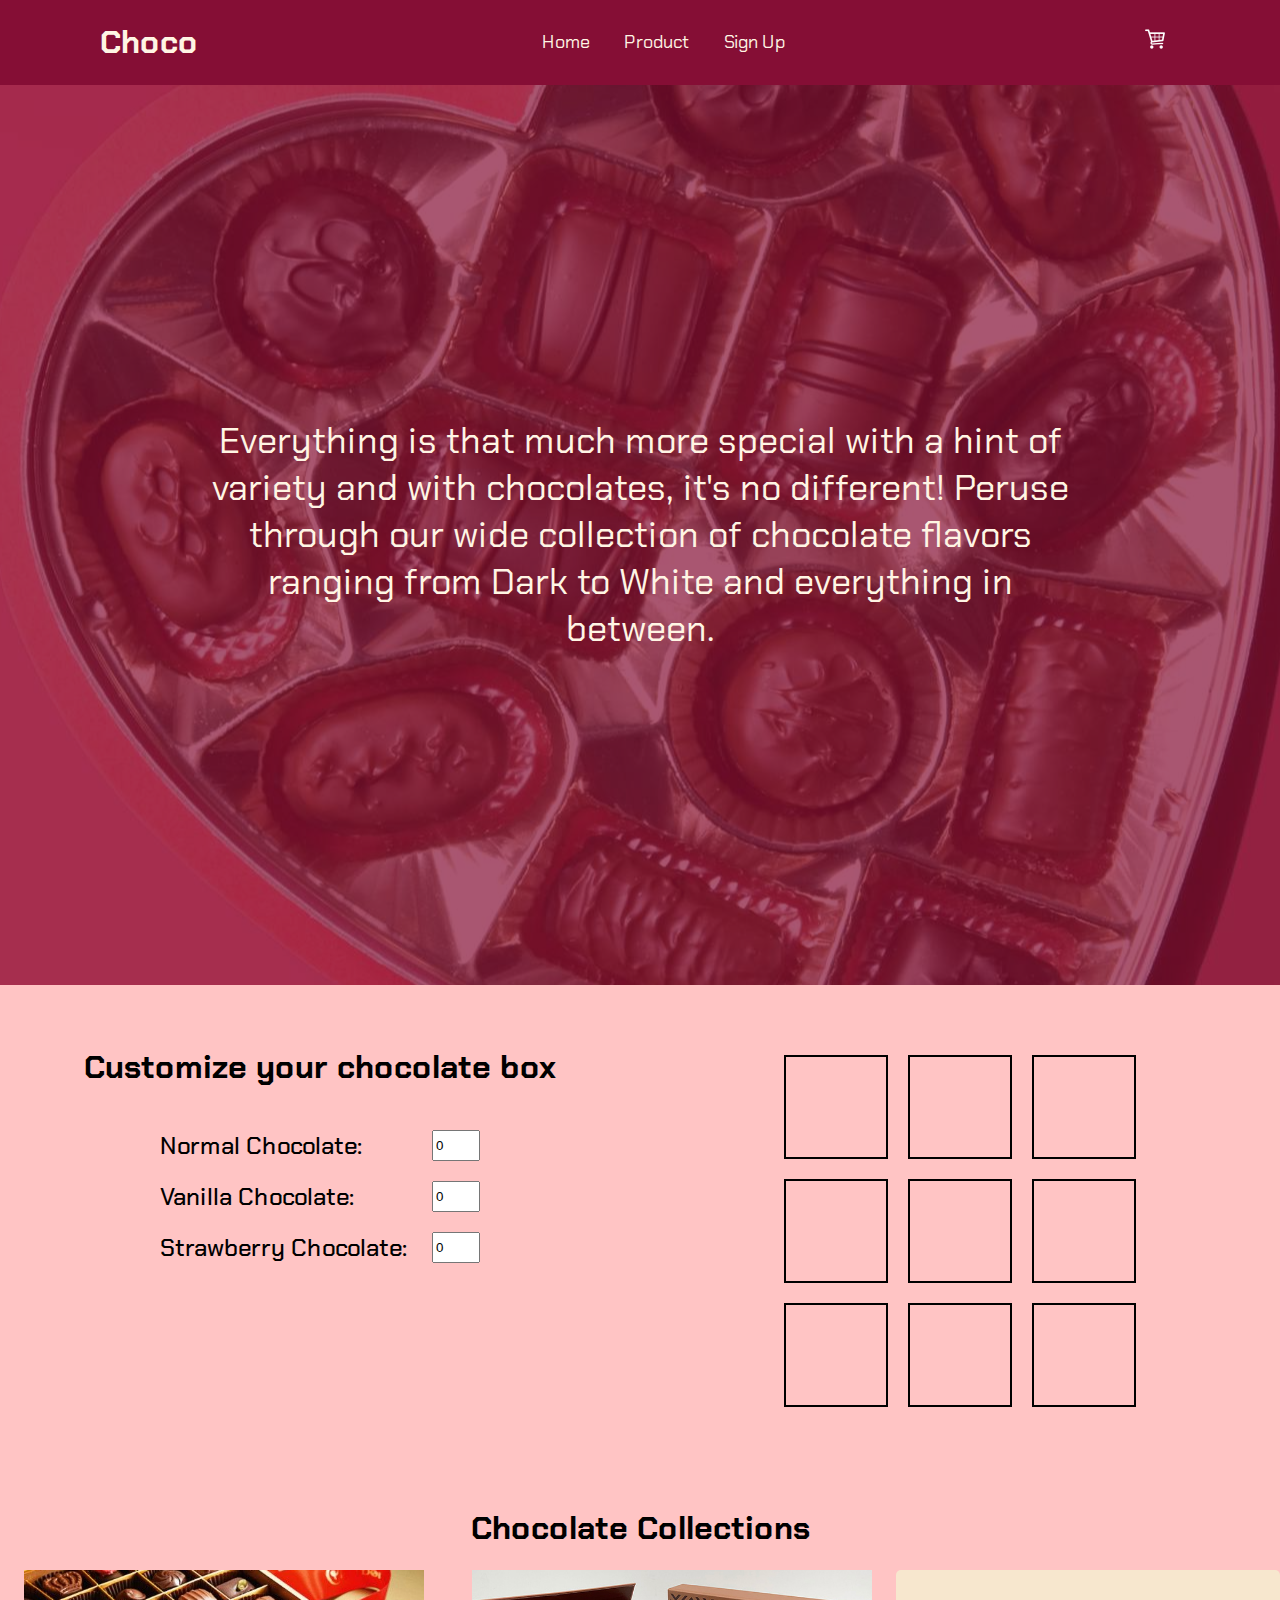
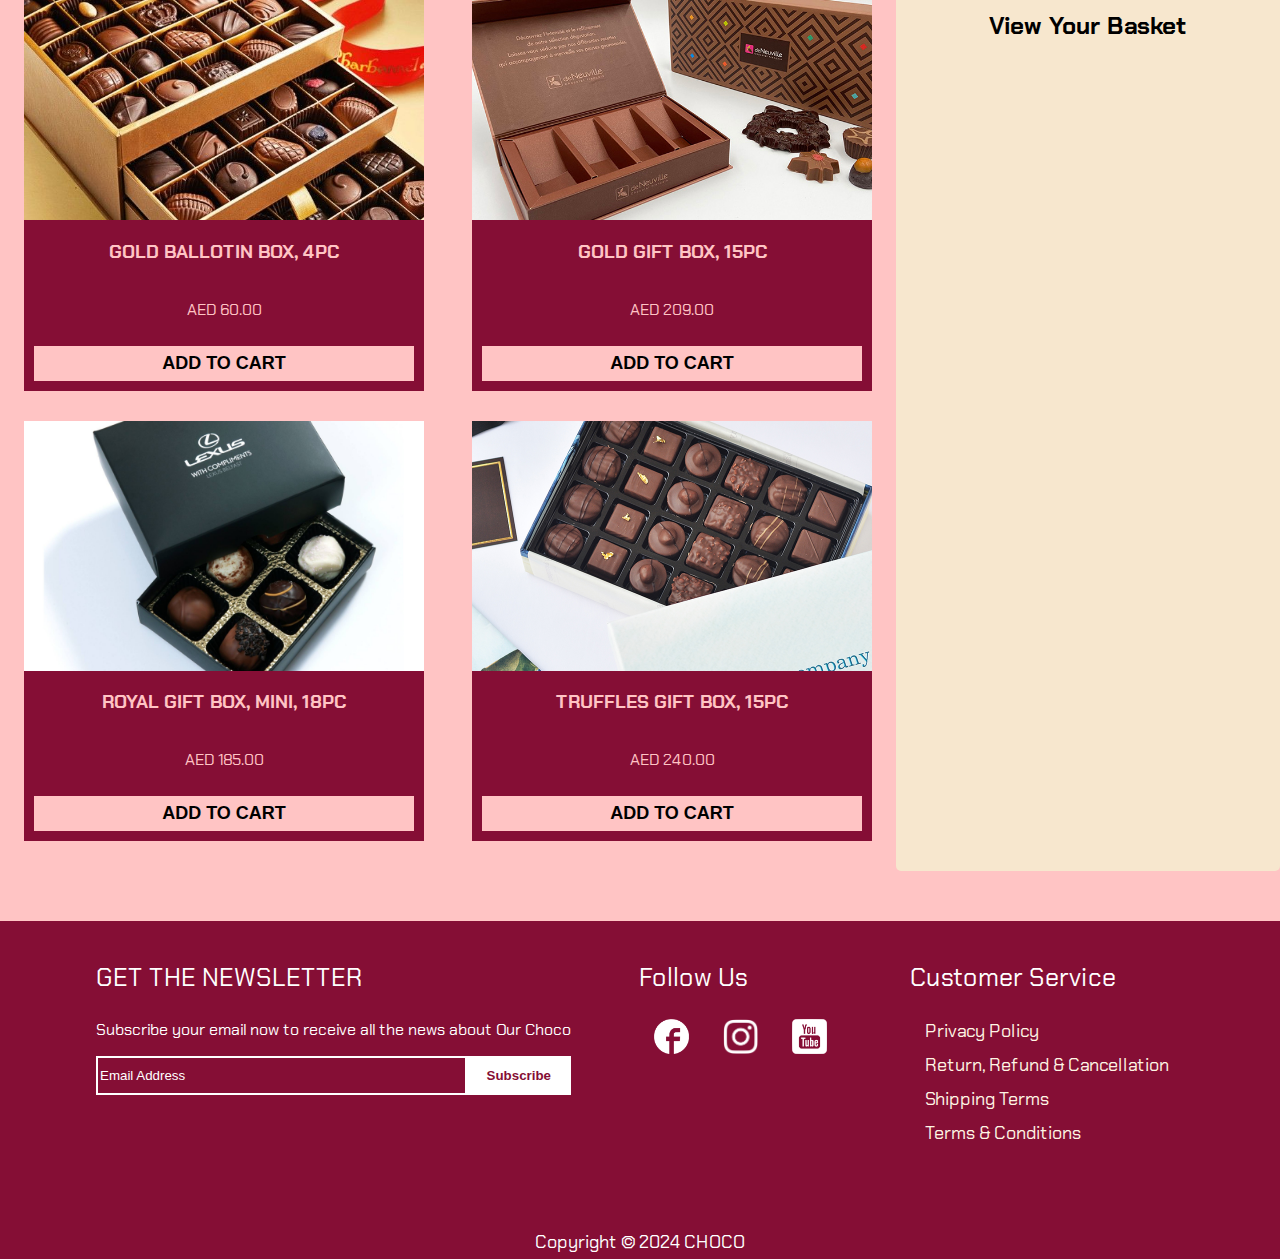
<file: Class Activities/Task 6/index.html>
<!DOCTYPE html>
<html lang="en">

<head>
    <meta charset="UTF-8">
    <meta name="viewport" content="width=device-width, initial-scale=1.0">
    <title>Weston’s Chocolate Box</title>
    <link rel="stylesheet" href="/Class Activities/Task 6/style.css">   <!-- linked to stylesheet file-->
    <link rel="preconnect" href="https://fonts.googleapis.com">
    <link rel="preconnect" href="https://fonts.gstatic.com" crossorigin>
    <link href="https://fonts.googleapis.com/css2?family=Chakra+Petch&display=swap" rel="stylesheet">
    <link rel="icon" type="image/x-icon" href="/Class Activities/Task 6/images/chocolate box.jpg">  <!-- Icon of the browser tab -->
</head>

<body>

    <!--Navigation bar-->
    <header>
        <h1>Choco</h1>
        <nav>
            <a href="">Home</a>
            <a href="/Class Activities/Task 6/pages/product.html">Product</a>
            <a href="/Class Activities/Task 6/pages/sign.html">Sign Up</a>
        </nav>

        <div class="nav-corner">
            <a href="#basket"><img src="/Class Activities/Task 6/images/cart.png" alt="cart icon" width="20" height="20"></a>
            <div class="menu">
                <div class="menu-line"></div>
                <div class="menu-line"></div>
                <div class="menu-line"></div>
            </div>
        </div>
    </header>

    <!--Overview section-->
    <div class="intro">
        <div class="intro-text">
            <p>Everything is that much more special with a hint of variety and with chocolates, it's no different!
                Peruse through our wide collection of chocolate flavors ranging from Dark to White and everything in
                between.</p>
        </div>
    </div>

    <!-- Customizable Chocolate box section-->
    <div class="box-container">

        <div class="box-input">
            <h1>Customize your chocolate box</h1>
            <form id="chocolate-form">
                <div>
                    <label for="Choco">Normal Chocolate:</label>
                    <input type="number" id="Choco" min="0" max="9" step="1" value="0">
                </div>

                <div>
                    <label for="Vanilla">Vanilla Chocolate:</label>
                    <input type="number" id="Vanilla" min="0" max="9" step="1" value="0">
                </div>

                <div>
                    <label for="Strawberry">Strawberry Chocolate:</label>
                    <input type="number" id="Strawberry" min="0" max="9" step="1" value="0">
                </div>
            </form>

            <p id="message">Your box is full! You cannot add more chocolates.</p>
        </div>

        <div class="box">
            <div class="choco-slot"></div>
            <div class="choco-slot"></div>
            <div class="choco-slot"></div>
            <div class="choco-slot"></div>
            <div class="choco-slot"></div>
            <div class="choco-slot"></div>
            <div class="choco-slot"></div>
            <div class="choco-slot"></div>
            <div class="choco-slot"></div>
        </div>
    </div>

    <!-- Product section -->
    <h1>Chocolate Collections</h1>
    <div class="product-section">
        <div class="product-container">
            <div class="product-item">
                <img src="/Class Activities/Task 6/images/chocolate product 1.jpeg" alt="chocolate product 1">
                <h3>GOLD BALLOTIN BOX, 4PC</h3>
                <p>AED 60.00</p>

                <!-- We created data-name and data-price attribute to retrieve the details of the product and display them in basket list -->
                <div class="add">
                    <button class="add-to-cart" data-name="GOLD BALLOTIN BOX, 4PC" data-price="60.00">ADD TO CART</button>  
                </div>
            </div>

            <div class="product-item">
                <img src="/Class Activities/Task 6/images/chocolate product 2.jpg" alt="chocolate product 2">
                <h3>GOLD GIFT BOX, 15PC</h3>
                <p>AED 209.00</p>
                <div class="add">
                    <button class="add-to-cart" data-name="GOLD GIFT BOX, 15PC" data-price="209.00">ADD TO CART</button>
                </div>
            </div>

            <div class="product-item">
                <img src="/Class Activities/Task 6/images/chocolate product 3.jpg" alt="chocolate product 3">
                <h3>ROYAL GIFT BOX, MINI, 18PC</h3>
                <p>AED 185.00</p>
                <div class="add">
                    <button class="add-to-cart" data-name="ROYAL GIFT BOX, MINI, 18PC" data-price="185.00">ADD TO
                        CART</button>
                </div>
            </div>

            <div class="product-item">
                <img src="/Class Activities/Task 6/images/chocolate product 4.jpg" alt="chocolate product 4">
                <h3>TRUFFLES GIFT BOX, 15PC</h3>
                <p>AED 240.00</p>
                <div class="add">
                    <button class="add-to-cart" data-name="TRUFFLES GIFT BOX, 15PC" data-price="240.00">ADD TO
                        CART</button>
                </div>
            </div>
        </div>

        <div class="basket" id="basket">
            <h2>View Your Basket</h2>
            <ul id="cart-items">
                <!-- Cart items will be added here -->
            </ul>
        </div>
    </div>

    <!-- footer with social media links and other -->
    <footer>
        <div class="last-section">
            <div class="subscribe">
                <p class="foot-title">GET THE NEWSLETTER</p>
                <p>Subscribe your email now to receive all the news about Our Choco </p>
                <form>
                    <input type="email" id="email" placeholder="Email Address" required>
                    <input type="submit" value="Subscribe" id="submit">
                </form>
            </div>

            <div class="social-media">
                <p class="foot-title">Follow Us</p>
                <a href=""><img src="/Class Activities/Task 6/images/facebook-white.png" alt="Facebook"></a>
                <a href=""><img src="/Class Activities/Task 6/images/instagram.png" alt="Instagram"></a>
                <a href=""><img src="/Class Activities/Task 6/images/youtube.png" alt="Youtube"></a>

            </div>

            <div class="quicklinks">
                <p class="foot-title"> Customer Service</p>
                <a href=""> Privacy Policy </a>
                <a href=""> Return, Refund & Cancellation </a>
                <a href=""> Shipping Terms </a>
                <a href=""> Terms & Conditions </a>

            </div>
        </div>

        <div class="copyright">
            <p>Copyright © 2024 CHOCO</p>

        </div>
    </footer>

</body>
<script src="/Class Activities/Task 6/script.js"></script>  <!-- linked to javascript file-->
</html>
</file>
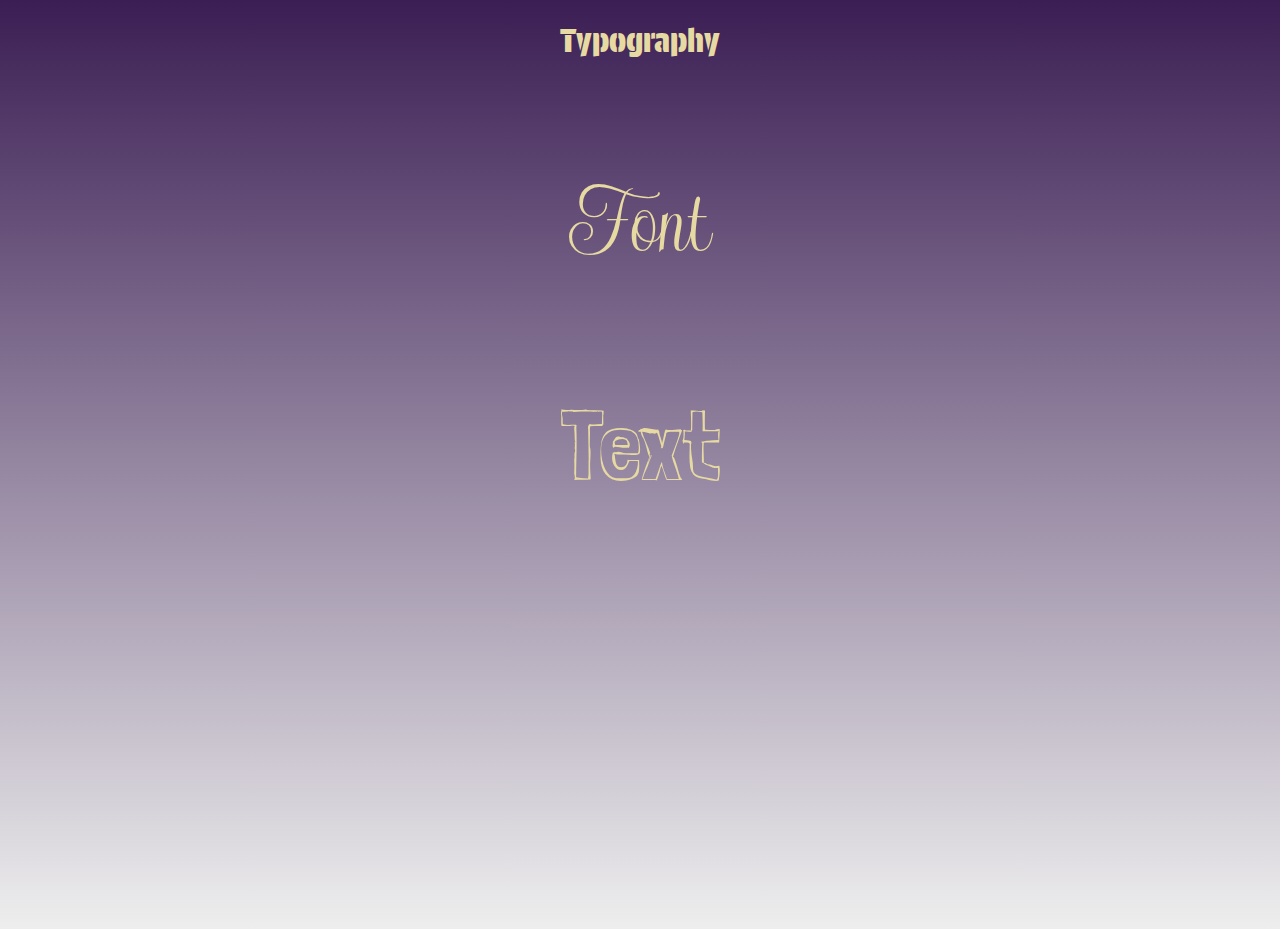
<file: Class Activities/Task 7/index.html>
<!DOCTYPE html>
<html lang="en">
<head>
    <meta charset="UTF-8">
    <meta name="viewport" content="width=device-width, initial-scale=1.0">
    <title>Typography</title>
    <link rel="stylesheet" href="/Class Activities/Task 7/style.css">  <!-- linked to stylesheet file-->
</head>
<body>
    <h1 class="">Typography</h1>
    <p>Font</p>
    <p class="londrina-sketch-regular">Text</p>
</body>
</html>
</file>
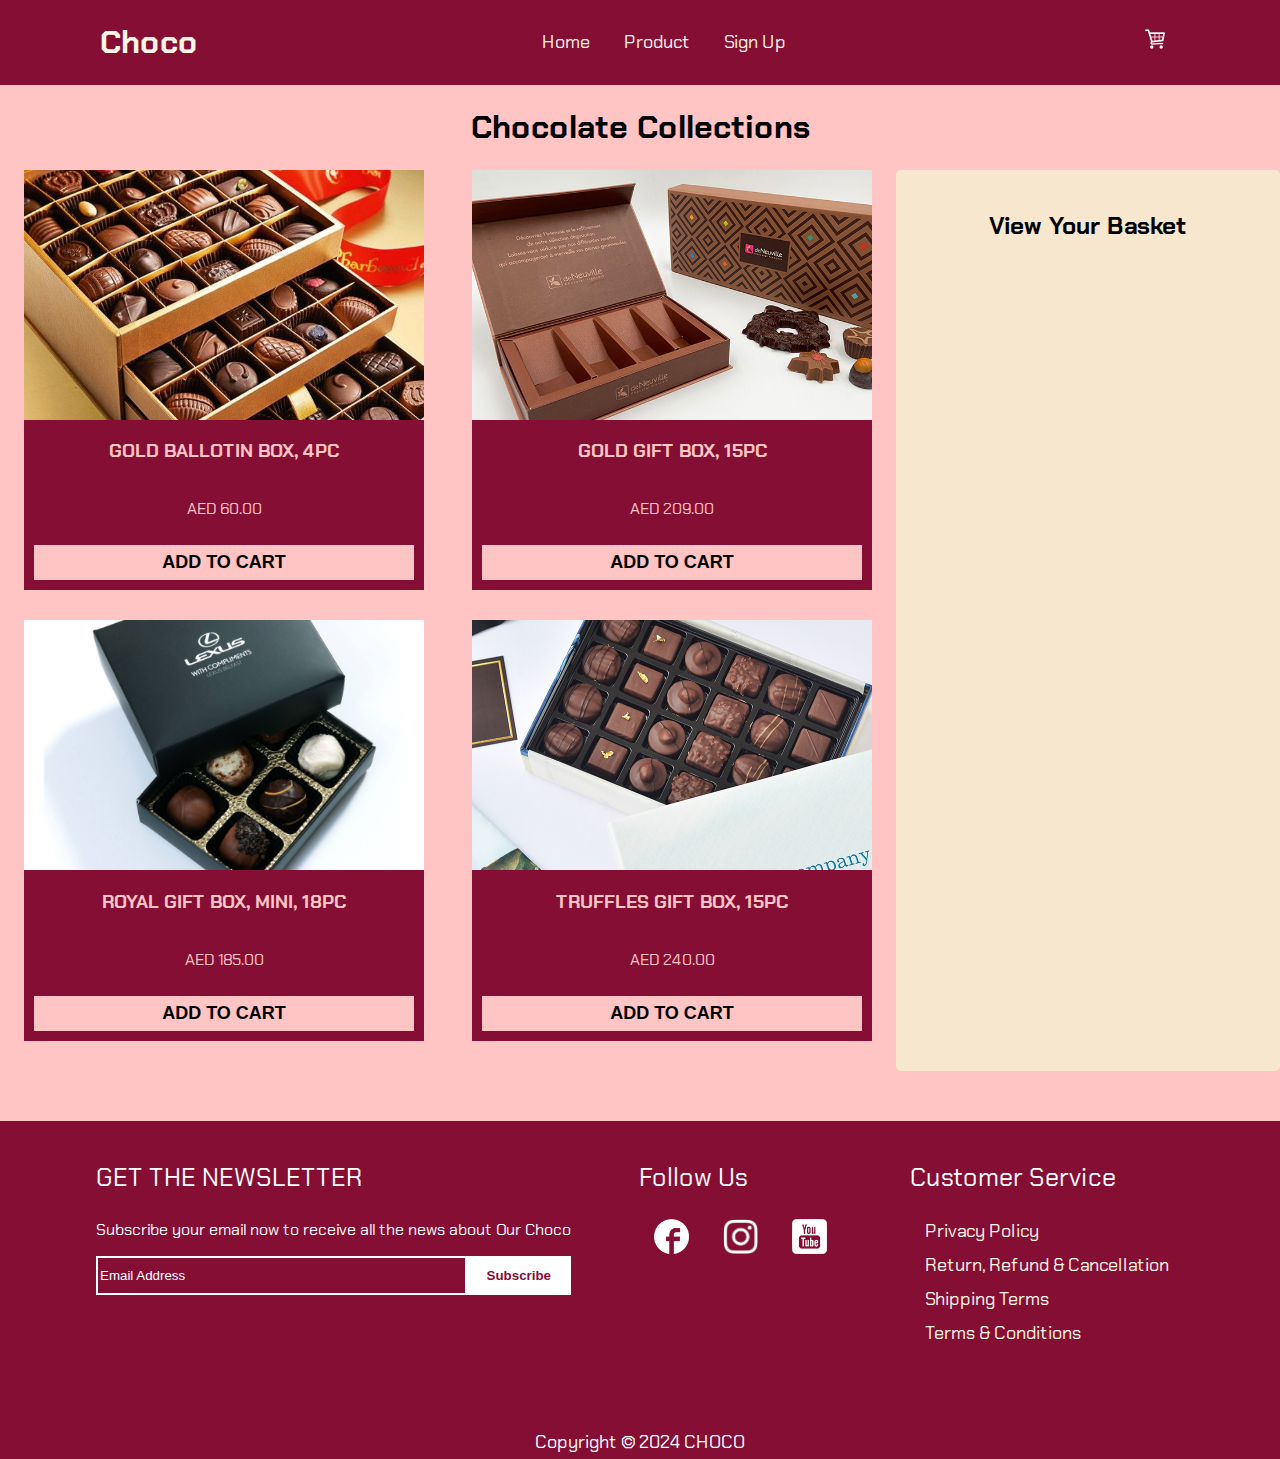
<file: Class Activities/Task 6/pages/product.html>
<!DOCTYPE html>
<html lang="en">
<head>
    <meta charset="UTF-8">
    <meta name="viewport" content="width=device-width, initial-scale=1.0">
    <title>Products</title>
    <link rel="stylesheet" href="/Class Activities/Task 6/style.css">  <!-- linked to stylesheet file-->
    <link rel="preconnect" href="https://fonts.googleapis.com">
    <link rel="preconnect" href="https://fonts.gstatic.com" crossorigin>
    <link href="https://fonts.googleapis.com/css2?family=Chakra+Petch&display=swap" rel="stylesheet">
    <link rel="icon" type="image/x-icon" href="/Class Activities/Task 6/images/chocolate box.jpg">  <!-- Icon of the browser tab -->
</head>
<body>

    <!--Navigation bar-->
    <header>
        <h1>Choco</h1>
        <nav>
            <a href="/Class Activities/Task 6/index.html">Home</a>
            <a href="">Product</a>
            <a href="/Class Activities/Task 6/pages/sign.html">Sign Up</a>
        </nav>

        <div class="nav-corner">
            <a href="#basket"><img src="/Class Activities/Task 6/images/cart.png" alt="" width="20" height="20"></a>
            <div class="menu">
                <div class="menu-line"></div>
                <div class="menu-line"></div>
                <div class="menu-line"></div>
            </div>
        </div>
    </header>

    <!-- Product section -->
    <h1>Chocolate Collections</h1>
    <div class="product-section">
        <div class="product-container">
            <div class="product-item">
                <img src="/Class Activities/Task 6/images/chocolate product 1.jpeg" alt="">
                <h3>GOLD BALLOTIN BOX, 4PC</h3>
                <p>AED 60.00</p>
                <div class="add">

                    <!-- We created data-name and data-price attribute to retrieve the details of the product and display them in basket list -->
                    <button class="add-to-cart" data-name="GOLD BALLOTIN BOX, 4PC" data-price="60.00">ADD TO
                        CART</button>
                </div>
            </div>
            <div class="product-item">
                <img src="/Class Activities/Task 6/images/chocolate product 2.jpg" alt="">
                <h3>GOLD GIFT BOX, 15PC</h3>
                <p>AED 209.00</p>
                <div class="add">
                    <button class="add-to-cart" data-name="GOLD GIFT BOX, 15PC" data-price="209.00">ADD TO CART</button>
                </div>
            </div>
            <div class="product-item">
                <img src="/Class Activities/Task 6/images/chocolate product 3.jpg" alt="">
                <h3>ROYAL GIFT BOX, MINI, 18PC</h3>
                <p>AED 185.00</p>
                <div class="add">
                    <button class="add-to-cart" data-name="ROYAL GIFT BOX, MINI, 18PC" data-price="185.00">ADD TO
                        CART</button>
                </div>
            </div>
            <div class="product-item">
                <img src="/Class Activities/Task 6/images/chocolate product 4.jpg" alt="">
                <h3>TRUFFLES GIFT BOX, 15PC</h3>
                <p>AED 240.00</p>
                <div class="add">
                    <button class="add-to-cart" data-name="TRUFFLES GIFT BOX, 15PC" data-price="240.00">ADD TO
                        CART</button>
                </div>
            </div>
        </div>

        <div class="basket" id="basket">
            <h2>View Your Basket</h2>
            <ul id="cart-items">
                <!-- Cart items will be added here -->
            </ul>
        </div>
    </div>

    <!-- footer with social media links and other -->
    <footer>
        <div class="last-section">
            <div class="subscribe">
                <p class="foot-title">GET THE NEWSLETTER</p>
                <p>Subscribe your email now to receive all the news about Our Choco </p>
                <form>
                    <input type="email" id="email" placeholder="Email Address" required>
                    <input type="submit" value="Subscribe" id="submit">
                </form>
            </div>

            <div class="social-media">
                <p class="foot-title">Follow Us</p>
                <a href=""><img src="/Class Activities/Task 6/images/facebook-white.png" alt="Facebook"></a>
                <a href=""><img src="/Class Activities/Task 6/images/instagram.png" alt="Instagram"></a>
                <a href=""><img src="/Class Activities/Task 6/images/youtube.png" alt="Youtube"></a>

            </div>

            <div class="quicklinks">
                <p class="foot-title"> Customer Service</p>
                <a href=""> Privacy Policy </a>
                <a href=""> Return, Refund & Cancellation </a>
                <a href=""> Shipping Terms </a>
                <a href=""> Terms & Conditions </a>

            </div>
        </div>

        <div class="copyright">
            <p>Copyright © 2024 CHOCO</p>

        </div>
    </footer>

</body>
<script src="/Class Activities/Task 6/script2.js"></script>   <!-- linked to javascript file-->
</html>
</file>
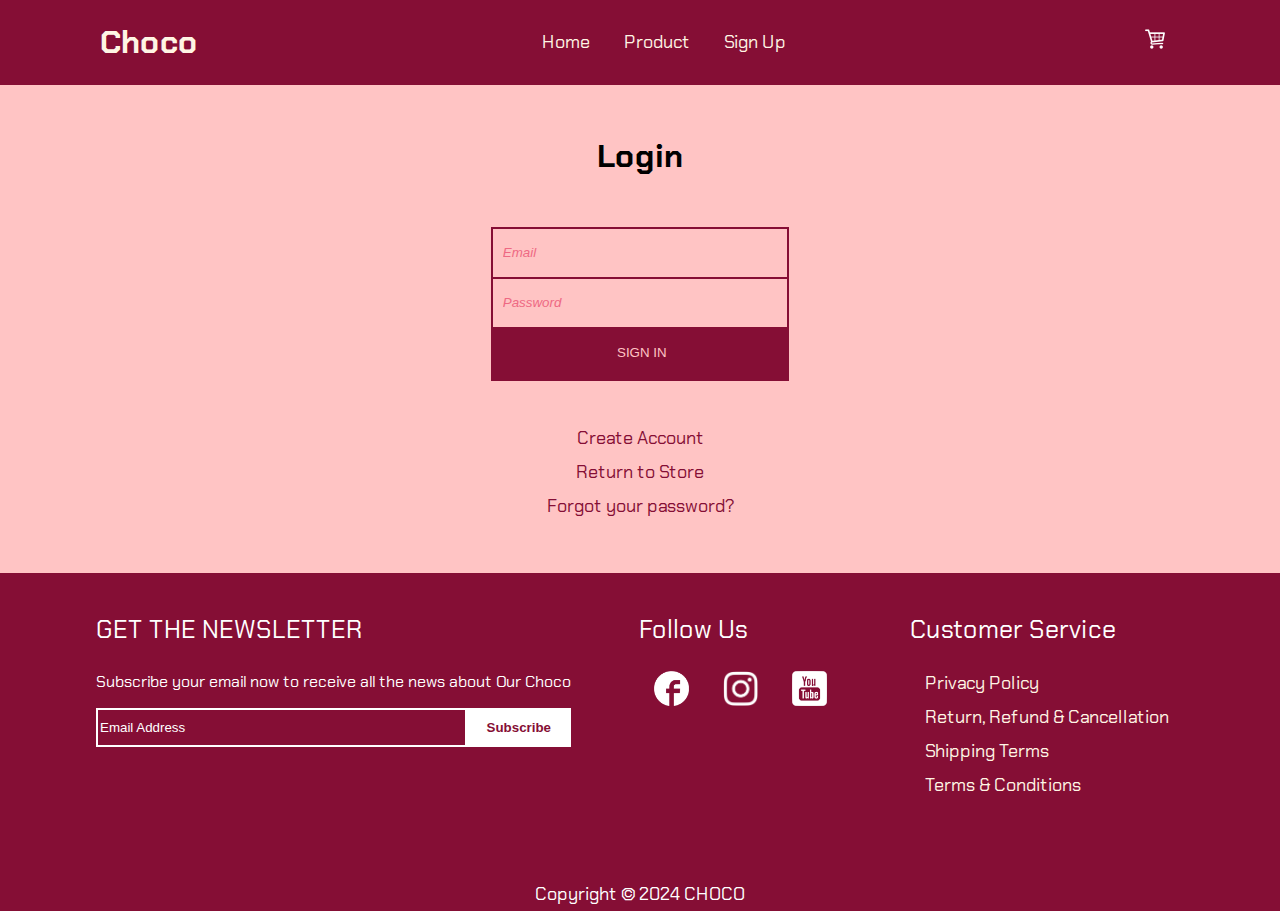
<file: Class Activities/Task 6/pages/sign.html>
<!DOCTYPE html>
<html lang="en">
<head>
    <meta charset="UTF-8">
    <meta name="viewport" content="width=device-width, initial-scale=1.0">
    <title>Sign In</title>
    <link rel="stylesheet" href="/Class Activities/Task 6/style.css">  <!-- linked to stylesheet file-->
    <link rel="preconnect" href="https://fonts.googleapis.com">
    <link rel="preconnect" href="https://fonts.gstatic.com" crossorigin>
    <link href="https://fonts.googleapis.com/css2?family=Chakra+Petch&display=swap" rel="stylesheet">
    <link rel="icon" type="image/x-icon" href="/Class Activities/Task 6/images/chocolate box.jpg">  <!-- Icon of the browser tab -->
</head>
<body>

    <!--Navigation bar-->
    <header>
        <h1>Choco</h1>
        <nav>
            <a href="/Class Activities/Task 6/index.html">Home</a>
            <a href="/Class Activities/Task 6/pages/product.html">Product</a>
            <a href="">Sign Up</a>
        </nav>

        <div class="nav-corner">
            <a href="/Class Activities/Task 6/pages/product.html"><img src="/Class Activities/Task 6/images/cart.png" alt="" width="20" height="20"></a>
            <div class="menu">
                <div class="menu-line"></div>
                <div class="menu-line"></div>
                <div class="menu-line"></div>
            </div>
        </div>
    </header>

    <!-- Login section-->
    <h1 class="log-head">Login</h1>
    <form class="login">
        <input type="email" placeholder="Email" class="email">
        <input type="password" placeholder="Password">
        <input type="submit" value=" SIGN IN">
    </form>

    <div class="log-option">
        <a href="">Create Account</a>
        <a href="">Return to Store</a>
        <a href="">Forgot your password?</a>
    </div>

    <!-- footer with social media links and other -->
    <footer>
        <div class="last-section">
            <div class="subscribe">
                <p class="foot-title">GET THE NEWSLETTER</p>
                <p>Subscribe your email now to receive all the news about Our Choco </p>
                <form>
                    <input type="email" id="email" placeholder="Email Address" required>
                    <input type="submit" value="Subscribe" id="submit">
                </form>
            </div>

            <div class="social-media">
                <p class="foot-title">Follow Us</p>
                <a href=""><img src="/Class Activities/Task 6/images/facebook-white.png" alt="Facebook"></a>
                <a href=""><img src="/Class Activities/Task 6/images/instagram.png" alt="Instagram"></a>
                <a href=""><img src="/Class Activities/Task 6/images/youtube.png" alt="Youtube"></a>

            </div>

            <div class="quicklinks">
                <p class="foot-title"> Customer Service</p>
                <a href=""> Privacy Policy </a>
                <a href=""> Return, Refund & Cancellation </a>
                <a href=""> Shipping Terms </a>
                <a href=""> Terms & Conditions </a>

            </div>
        </div>

        <div class="copyright">
            <p>Copyright © 2024 CHOCO</p>

        </div>
    </footer>
    
</body>
<script src="/Class Activities/Task 6/script2.js"></script>  <!-- linked to javascript file-->
</html>
</file>
<file: TASK-1 Responsive layout and typography/style.css>
/*Imported google fonts*/
@import url('https://fonts.googleapis.com/css2?family=Protest+Guerrilla&display=swap');
@import url('https://fonts.googleapis.com/css2?family=Josefin+Sans:ital,wght@0,100..700;1,100..700&display=swap');

/* Body with background color "#e9e9e9", font color "black" and font family of "Josefin Sans"*/
body {
    background-color: #e9e9e9;
    margin: auto;
    color: black;
    font-family: "Josefin Sans", sans-serif;
}

/*Heading with font family of "Protest Guerrilla" */
h1,h3,h2{
    margin: 0%;
    font-family: "Protest Guerrilla", sans-serif;
}

/* Image logo and navigation bar are displayed in seperate lines and center of the screen*/
header {
    margin: 50px;  /* Standard spacing for desktop*/
    margin-bottom: 0px;
    display: flex;
    flex-direction: column;
    align-items: center;
}

/* Image width sets to 200px with orginal aspect ratio*/
.logo img {
    width: 200px;
    height: auto;
}

/* Navigation bar width sets to 50% of the screen and removed the default margin of nav tag*/
nav {
    width: 50%;
    margin: 50px;  /* Standard spacing for desktop*/
}

/*Navigation links are displayed next to each other with equally space between them and aligns text to center*/
header nav ul{
    list-style-type: none;
    display: flex;
    justify-content: space-between;
    padding: 0%;
    text-align: center;
    margin: 0%;
}

/*Removes default underlined of the links*/
nav ul li a{
    text-decoration: none;
    color: black;
}

/* Main container with background color "white" and sets with to 70% of the screen*/
main{
    background-color: white;
    width: 70%;
    margin: auto;
}

/* h1 sets font size to 90px*/
main h1{
    font-size: 90px;
}

/* headings other than main heading sets font size to 40px*/
.sub-heading {
    font-size: 40px;
}

.intro, .multi-paragraph{
    padding: 50px;    /* Standard spacing for desktop*/
}

/*paragraph sets font-size to larger*/
.intro p {
    font-size: larger;
    margin-bottom: 0%;
}

/* Multi paragraph sections divides into 3 columns layout*/
.multi-paragraph{
    column-count: 3;
    column-gap: 50px;  /* Standard spacing for desktop*/ 
    padding-top: 0px !important;
}

/* Image album sets grid layout with 4 equally spaced columns*/
.image-container {
    display: grid;
    grid-template-columns: repeat(4,1fr);
}

/*Images are inserted with their original aspect ratio*/
.image-container img{
    width: 100%;
    height: 100%;
    object-fit: cover;
}

/*featured album fills two rows and two columns from row line 1 and column line 1*/
.featured-album{
    grid-area: 1/1/span 2/ span 2
}

/*album-cover-1 fills one row and one column from row line 1 and column line 3*/
.album-cover-1{
    grid-area: 1/3/span 1/ span 1
}

/*album-cover-2 fills one row and one column from row line 1 and column line 4*/
.album-cover-2{
    grid-area: 1/4/span 1/ span 1
}

/*album-cover-3 fills one row and one column from row line 2 and column line 3*/
.album-cover-3{
    grid-area: 2/3/span 1/ span 1
}

/*album-cover-4 fills one row and one column from row line 2 and column line 4*/
.album-cover-4{
    grid-area: 2/4/span 1/ span 1
}

/*Author section with 75% width of the screen, displays the description and author image next to each with vertically center.*/
.author-section {
    margin: auto;
    width: 75%;
    display: flex;
    align-items: center;
    padding: 50px;  /* Standard spacing for desktop*/ 
    gap: 50px;      /* Standard spacing for desktop*/ 
}

/* Author section heading sets font size to 50px*/
.author-section .sub-heading {
    text-align: center;
    font-size: 50px;
}

/* Author image sets width to 200px with circle shape*/
.author-img img{
    max-width: 200px;
    border-radius: 50%;
}

/*Footer sets width to 70% of the screen and background color of "#14181d" */
footer{
    width: 70%;
    margin: auto;
    background-color: #14181d;
    color: white;
    box-sizing: border-box;
    padding: 20px;
    text-align: center;
}

/* Paragraph of footer resets to default margin*/
footer p{
    margin: revert;
}


/* Media queries for screen width of 1023px px or lesser */
@media screen and (max-width: 1023px) {

    header, nav {
        margin: 30px;  /* Standard spacing for tablet*/ 
    }

    /* Navigation bar width sets to 60% of the screen*/
    nav{
        width: 60%;
        margin-bottom: 0%;
    }

    /* Main container sets with to 80% of the screen*/
    main{
        width: 80%;
    }

    /* Image width sets to 80px with orginal aspect ratio*/
    .logo img{
        width: 80px;
        height: auto;
    }

    /*all headings sets font size to 65px*/
    main h1, .sub-heading, .author-section .sub-heading {
        text-align: center;
        font-size: 65px;
    }

    .intro, .multi-paragraph{
        padding:30px;   /* Standard spacing for tablet*/ 
    }

    /* All paragraphs is sets font-size to 24px*/
    .intro p, p {
        font-size: 24px;
        margin-bottom: 0%;
    }

    /*Multi paragraph sections converts three column layout into one column layout for tablet screen or lesser size screen*/
    .multi-paragraph{
        column-count: 1;
    }

    /*Image album sets grid layout with 2 equally spaced columns*/
    .image-container{
        grid-template-columns: repeat(2, 1fr);
    }

    /* All images fills only one column and one row in grid layout*/
    .image-container div{
        grid-area: span 1;
    }

    /*Album-cover-4 image is hidden*/
    .album-cover-4{
        display: none;
    }

    /* Author section sets to 100% width of the screen */
    .author-section{
        margin: auto;
        width: 100%;
        box-sizing: border-box;
        padding: 30px;  /* Standard spacing for tablet*/ 
        gap: 30px;      /* Standard spacing for tablet*/ 
        
    }

    /* footer section sets to 80% width of the screen */
    footer{
        width: 80%;
    }
}


/* Media queries for screen width of 719px px or lesser */
@media screen and (max-width: 719px){
    header, nav {
        margin: 20px;   /* Standard spacing for large mobile*/ 
    }

    /* Main container sets with to 100% of the screen*/
    main{
        width: 100%;
    }

    /* Navigation bar width sets to 80% of the screen and removed margin bottom*/
    nav{
        width: 80%;
        margin-bottom: 0%;
    }
    
    /*Image album sets grid layout of 1 full width column*/
    .image-container{
        grid-template-columns: repeat(1, 1fr);
    }

    .intro, .multi-paragraph{
        padding: 20px;   /* Standard spacing for large mobile*/ 
    }

    /*Author description and author image are displayed in seperate line but in reversed order */
    .author-section{
        display: flex;
        flex-direction: column-reverse;
    }

    .author-section{
        padding: 20px;   /* Standard spacing for large mobile*/ 
        gap:20px        /* Standard spacing for large mobile*/ 
        
    }

    /* footer section sets to 100% width of the screen and adjusted its font-size and padding */
    footer{
        width: 100%;
        padding: 5px;
        font-size: 18px;
    }
}


/* Media queries for screen width of 539px px or lesser */
@media screen and (max-width: 539px) {
    header, nav {
        margin: 12px;   /* Standard spacing for small mobile*/
    }

    /* Navigation bar width sets to 90% of the screen and removed margin bottom*/
    nav{
        width: 90%;
        margin-bottom: 0%;
    }

    .intro, .multi-paragraph{
        padding: 12px;    /* Standard spacing for small mobile*/
    }

    .author-section{
        padding: 12px;  /* Standard spacing for small mobile*/ 
    }
    
    /* footer section adjusted its font-size */
    footer{
        font-size: 16px;
    }
}
</file>
<file: TASK-2 Advance Layout/stylesheet/index.css>
/*Imported google fonts*/
@import url("https://fonts.googleapis.com/css2?family=Protest+Guerrilla&family=Teko:wght@300..700&display=swap");
@import url("https://fonts.googleapis.com/css2?family=Lato:ital,wght@0,100;0,300;0,400;0,700;0,900;1,100;1,300;1,400;1,700;1,900&family=Protest+Guerrilla&family=Teko:wght@300..700&display=swap");
/* Body with background color of light blue and font family of "lato" */
body {
  background-color: #4dccbd;
  margin: auto;
  font-family: "Lato", sans-serif;
}

/* Header with font-family of "teko" and box shadow. The elements in header are 
displayed next to each with spaced with them*/
header {
  background-color: #231651;
  width: 100%;
  box-sizing: border-box;
  padding: 16px;
  display: flex;
  justify-content: space-between;
  align-items: center;
  color: #FFFFFF;
  font-family: "Teko", sans-serif;
  box-shadow: 0px 10px 5px #070410;
}
header .logo {
  padding: 0px;
  font-size: 3em;
}
header ul {
  display: flex;
  gap: 48px;
  padding: 0%;
  font-size: 1.2em;
}
header li {
  list-style-type: none;
}
header a {
  text-decoration: none;
  color: #FFFFFF;
  padding: 0%;
}
header button {
  font-size: 2em;
  font-family: "Teko", sans-serif;
  padding: 0px;
  border: 0px;
  border-radius: 10px;
  height: -moz-fit-content;
  height: fit-content;
}
header button a {
  color: #070410;
  box-sizing: border-box;
  padding: 16px;
  text-decoration: none;
}

/*Main container sets maximum width to 900px with margin and centers the main container and sets grid layout with two equal
columns with gap*/
main {
  max-width: 900px;
  display: grid;
  grid-template-columns: repeat auto-fit, 1fr;
  /*Created grid layout for desktop using grid-item names*/
  grid-template-areas: "movie1 movie1" "movie2 movie3" "movie4 movie4" "movie5 movie5" "movie6 movie6";
  margin: 48px 48px;
  gap: 16px;
  justify-self: center;
}

/* Common movie box styling with background color variable "$dark-blue",
text color variable "$white", font size of variable "font-size: $movie-font-size",
margin of variable "small-spacing", box shadow and sets display to grid */
.movie-container {
  background-color: #231651;
  color: #FFFFFF;
  font-size: 1.5em;
  margin: 16px;
  box-shadow: 10px 10px 10px #070410;
  display: grid;
}
.movie-container .movie-poster {
  grid-area: poster;
  display: grid;
}
.movie-container .movie-desc {
  grid-area: desc;
  box-sizing: border-box;
  padding: 16px;
  display: flex;
  gap: 16px;
}
.movie-container .movie-desc p {
  padding: 0%;
  margin: 0%;
}
.movie-container button {
  grid-area: button;
}
.movie-container img {
  max-width: 100%;
  -o-object-fit: cover;
     object-fit: cover;
}
.movie-container-1 {
  grid-area: movie1;
  grid-template-rows: 1fr 0.6fr;
  grid-template-areas: "poster poster " "desc button";
}
.movie-container-1 img {
  width: 100%;
  height: 250px;
  -o-object-position: 0% 12%;
     object-position: 0% 12%;
}
.movie-container-1 p {
  flex: 1;
}
.movie-container-1 button {
  font-size: 2em;
  font-family: "Teko", sans-serif;
  padding: 0px;
  border: 0px;
  border-radius: 10px;
  height: -moz-fit-content;
  height: fit-content;
  height: 100%;
  box-sizing: border-box;
  padding: 16px;
  flex: 0.6;
}
.movie-container-1 button a {
  color: #070410;
  box-sizing: border-box;
  padding: 16px;
  text-decoration: none;
}
.movie-container-1 button a {
  box-sizing: border-box;
  padding: 0px 70px;
  display: flex;
  line-height: 50px;
  justify-content: center;
}
.movie-container-2, .movie-container-3 {
  grid-area: movie2;
  grid-template-rows: 1.25fr 1fr;
  grid-template-areas: "poster" "desc";
}
.movie-container-2 .movie-desc, .movie-container-3 .movie-desc {
  flex-direction: column;
  justify-content: space-between;
}
.movie-container-2 img, .movie-container-3 img {
  height: 100%;
}
.movie-container-2 button, .movie-container-3 button {
  font-size: 2em;
  font-family: "Teko", sans-serif;
  padding: 0px;
  border: 0px;
  border-radius: 10px;
  height: -moz-fit-content;
  height: fit-content;
}
.movie-container-2 button a, .movie-container-3 button a {
  color: #070410;
  box-sizing: border-box;
  padding: 16px;
  text-decoration: none;
}
.movie-container-3 {
  grid-area: movie3;
}
.movie-container-4, .movie-container-6, .movie-container-5 {
  grid-area: movie4;
  grid-template-columns: 1fr 1fr;
  grid-template-areas: "poster desc";
}
.movie-container-4 .movie-desc, .movie-container-6 .movie-desc, .movie-container-5 .movie-desc {
  flex-direction: column;
  justify-content: space-between;
}
.movie-container-4 button, .movie-container-6 button, .movie-container-5 button {
  font-size: 2em;
  font-family: "Teko", sans-serif;
  padding: 0px;
  border: 0px;
  border-radius: 10px;
  height: -moz-fit-content;
  height: fit-content;
}
.movie-container-4 button a, .movie-container-6 button a, .movie-container-5 button a {
  color: #070410;
  box-sizing: border-box;
  padding: 16px;
  text-decoration: none;
}
.movie-container-5 {
  grid-area: movie5;
}
.movie-container-6 {
  grid-area: movie6;
}

/* Media queries for screen width of 1023px px or lesser */
@media screen and (max-width: 1023px) {
  /* Changed spacing between the links in header for tablet screen*/
  header ul {
    gap: 32px;
  }
  /* Adjusted margins for main-container and centered horizonally */
  main {
    margin: 32px 32px;
    justify-self: center;
    grid-auto-columns: minmax(100px, 1fr);
    grid-template-areas: "movie1 movie2" "movie3 movie4" "movie5 movie6";
  }
  /* Common movie box styling for tablet screen */
  .movie-container {
    grid-template-columns: minmax(100px, 1fr);
  }
  .movie-container .movie-desc {
    flex-direction: column;
    justify-content: space-between;
  }
  .movie-container img {
    width: 100%;
    height: 100%;
    -o-object-fit: cover;
       object-fit: cover;
  }
  .movie-container button {
    box-sizing: border-box;
    padding: 16px;
  }
  .movie-container button a {
    box-sizing: border-box;
    padding: 0px 101px;
    display: flex;
    line-height: 50px;
    justify-content: center;
  }
  .movie-container-1 {
    grid-template-areas: "poster" "desc";
    grid-template-rows: 0.5fr 1fr;
  }
  .movie-container-1 p, .movie-container-1 button {
    flex: 0;
  }
  .movie-container-2, .movie-container-3 {
    grid-template-rows: 0.5fr 1fr;
  }
  .movie-container-4, .movie-container-5, .movie-container-6 {
    grid-template-rows: 0.5fr 1fr;
    grid-template-areas: "poster" "desc";
  }
}
/* Media queries for screen width of 719px px or lesser */
@media screen and (max-width: 719px) {
  /* Adjusted the header margin and removes the box shadow in header */
  header {
    margin-bottom: 16px;
    box-shadow: 0px 0px 0px;
  }
  header .logo {
    font-size: 2em;
  }
  header nav {
    display: none;
  }
  /* Main container sets width to 100% and removes spacing from main container */
  main {
    max-width: 100%;
    margin: 0px;
    gap: 0px;
    grid-template-areas: "movie1" "movie2" "movie3" "movie4" "movie5" "movie6";
  }
  /* Common movie box styling for mobile screen */
  .movie-container {
    margin: 0px;
    margin-bottom: 16px;
    box-shadow: 0px 0px 0px;
    grid-template-rows: auto;
  }
  .movie-container .movie-desc {
    justify-content: unset;
  }
  .movie-container button a {
    padding: 0px;
  }
}/*# sourceMappingURL=index.css.map */
</file>
<file: Class Activities/Task 1/style.css>
/* grid-container is displayed 4 column grid layout with width 100%*/
.grid-container{
    display: grid;
    grid-template-columns: auto auto auto auto;
    width: 100%;
}

/* Images are inserted inside grid item with original aspect ratio*/
img {
    width:100%;
    height: auto;
    object-fit: cover;
}

/* It removes margin from all side*/
* {
    margin:auto
}

/* grid item ensures there is no gaps between the rows*/
.grid-item{
    display: grid;
}
</file>
<file: Class Activities/Task 3/style.css>
html {
    scroll-behavior:smooth
}

/*Body styling*/
body {
    margin: auto;
    background-image:linear-gradient(rgb(0, 55, 110), white);
}

/* Navigation bar styling */
header {
    background-image: linear-gradient( rgba(255, 0, 0, 0.802),rgb(0, 55, 110));
    display:flex;
    margin: auto;
    width:100%;
    font-size: 22px;
}

header nav{
    margin: 0%;
    box-sizing: border-box;
    padding: 20px 20px;
    width:100%;
    display:flex;
    flex-wrap: wrap;
    justify-content: space-evenly;
}

header nav a{
    background-color: #102C57;
    color: #FFCBCB;
    padding: 20px;
    width: 150px;
    border-radius: 50px;
    text-align: center;
    margin-bottom: 20px;
    text-decoration: none;
}

/* Card styling*/
.card-container{
    display: flex;
    flex-wrap: wrap;
    justify-content: space-around;
    margin: 50px auto;
}

.card-item{
    width: 200px;
    background-color: #c30e1b;
    color: white;
    text-align: center;
    margin-top: 50px;
}

.card-item img {
    width: 100%;
    height: 150px;
    object-fit: cover;
    object-position: 0 0;
}

/* Image gallery styling */
.image-container {
    display: flex;
    flex-wrap: wrap;
    margin: 50px auto;
    justify-content: space-around;
}

.image-container img{
    width: 300px;
    height: 450px;
    margin: 30px;
}

/* Quiz layout styling */
.quiz-container {
    margin: auto;
    width: 100%;
    background-color: #30475E;
    text-align: center;
    font-size: 32px;
    padding: 5px 0px;
    color: white;
}

.answer-container {
    display: flex;
    flex-wrap: wrap;
    justify-content: space-around;
}

.answer-container div {
    width: 250px;
}

.answer-container div p{
    padding: 30px;
    border: 2px solid #E94560;
    background-color: #F05454;
    border-radius: 10px;
}

/* To-do list layout styling */
.task-container{
    display: flex;
    flex-wrap: wrap;
    justify-content: space-around;
    margin: 50px;

}

.task-item {
    width: 300px;
    height: 150px;
    background-color: #30475E;
    color: beige;
    font-size: 25px;
    box-sizing: border-box;
    padding: 10px;
    margin-bottom: 30px;
    display: flex;
    flex-direction: column;
    justify-content: space-between;

}

.task-item button {
    background-color: #F05454;
    color: white;
    width: 100%;
    padding: 7px;
    border: 0;
}

.task-item button:hover {
    background-color: #222831;
}

/* horizontal line for each section */
hr {
    border: 5px #E94560;
    border-style: solid;
    margin: 0%;
}
</file>
<file: Class Activities/Task 4/style.css>
html {
    scroll-behavior:smooth
}

/*Body styling*/
body{
    margin: auto;
}

/* Navigation bar styling */
header {
    background-image: linear-gradient(white, rgb(225, 215, 183));
    display:flex;
    margin: auto;
    width:100%;
    font-size: 22px;
    font-family: sans-serif;;
}

header nav{
    margin: 0%;
    box-sizing: border-box;
    padding: 20px 20px;
    width:100%;
    display:flex;
    flex-wrap: wrap;
    justify-content: space-evenly;
}

header nav a{
    color: #1E2A5E;
    padding: 20px;
    text-align: center;
    margin-bottom: 20px;
    text-decoration: none;
}

/* grid layout styling */
.layout-container{
    display: grid;
    grid-template-columns: auto auto;
}

.layout-sidebar{
    background-color: #1E2A5E;
    display: flex;
    flex-direction: column;
    justify-content: space-between;
    padding: 20px;
}

.layout-sidebar a {
    text-decoration: none;
    box-sizing: border-box;
    color: white;
}

.layout-content {
    background-color: #e1d7b7;
    padding: 20px;
}

.layout-content h1{
    margin: 0%;
}

textarea {
    width: 100%;
    height:25px;
    box-sizing: border-box;
    padding-top: 5px;
    padding-left: 5px;
    font-family: sans-serif;
}

textarea::placeholder {
    font-family: sans-serif;
}

textarea {
    resize: none;
    border: 0;
    border-radius: 5px;
    margin-bottom: 10px;
}

/* photo grid layout styling */
.image-container{
    margin: 100px auto;
    padding: 10px;
    display: grid;
    /*It creates number of columns based on given space,
    minimum width of the column 250px and maximum width of the column is filled within given space*/
    grid-template-columns: repeat(auto-fit, minmax(250px, 1fr)); 
    grid-auto-flow: dense;
    grid-gap: 10px;
}

.image-container img {
    width: 100%;
    height: auto;

}

/* the image which are wider that takes more number of rows */
.v-stretch {
    grid-row: span 3;
}

/* the image which are taller that takes more number of columns */
.h-srtetch {
    grid-column: span 2;
}

/* photo grid layout styling for screen width of 682 px or lesser */
@media (max-width: 682px) {
   
    /* the image which are taller that takes only one column */
    .h-srtetch {
        grid-column: span 1;
    }
}

/* Dashboard interface layout styling */
.interface-container {
    background-color: #6A9AB0;
    font-family: "Chakra Petch", sans-serif;
    display: grid;
    grid-template-columns: auto auto auto 10% 10%;
}

.interface-header {
    background-color: #001F3F;
    grid-area: 1/1/span 1/span 5;
    color: white;
    justify-content: center;
}

.widget{
    text-align: center;
    filter: invert(100);
    margin-bottom: 20px;
}

.interface-header h1 {
    text-align: center;
}

.interface-content {
    grid-area: 2/1/span 4/ span 3;
    box-sizing: border-box;
    padding: 20px;
    font-size: 22px;
}

.interface-sidebar{
    grid-area: 2/4/span 4/ span 2;
    background-color: #EAD8B1;
    font-weight: 600;
    box-sizing: border-box;
    padding: 20px;
}

.interface-sidebar hr {
    border: 1px solid black;
}

/* Product page layout styling */
.product-image {
    grid-area: image;  /* area name of the image*/
    height: 100%;
    width: 100%;
    display: grid;
}

.product-title {
    grid-area: title;      /* area name of the title*/
    margin: 0%;
    margin-top: 20px;
    margin-left: 20px;
    font-size: 32px;
}

.product-description {
    grid-area: description;   /* area name of the description*/
    font-size: 25px;
    margin-left: 20px;
}

.product-price {
    grid-area: price;     /* area name of the price*/
    margin-left: 20px;
    font-size: 32px;
    font-weight: 700;
}

.product-container {
    display: grid;

    /* grid layout created using area names */
    /* Three columns and three rows layout for desktop screen */
    grid-template-areas: 
    'image image title' 
    'image image description' 
    'image image price';
    background-color: #dadb27;
    font-family: "Chakra Petch", sans-serif;
}

/* product page layout styling for screen width of 1109 px or lesser */
@media (max-width: 1109px) {
    .product-title{
        font-size: 24px;
    }

    .product-description{
        font-size: 22px;
    }
}

/* product page layout styling for screen width of 1047 px or lesser */
@media (max-width: 1047px) {
    .product-container{
        display: grid;

        /* One column and four rows layout for tablet or mobile screen */
        grid-template-areas: 
        'image' 
        'title' 
        'description' 
        'price';
    }

    .product-image img {
        width: 100%;
        height: auto;
    }

    .product-description{
        font-size: 24px;
    }

}


/* Quiz layout styling */
.question {
    grid-area: question;   /* area name of the question*/
}

.answer1 {
    grid-area: answer1;   /* area name of the answer 1*/
}

.answer2 {
    grid-area: answer2;   /* area name of the answer 2*/
}

.answer3 {
    grid-area: answer3;   /* area name of the answer 3*/
}

.answer4 {
    grid-area: answer4;   /* area name of the answer 4*/
}

.quiz-container {
    display: grid;

    /* grid layout created using area names */
    /* four columns and two rows layout for desktop screen */
    grid-template-areas: 
    'question question question question' 
    'answer1  answer2  answer3  answer4';
    text-align: center;
    background-color: #363062;
    color: wheat;
    font-size: 32px;
    padding: 5px 0px;
    row-gap: 25px;
    justify-content: center;
    padding-bottom: 50px;
    justify-items: center;
}


.answer1, .answer2, .answer3, .answer4 {
    background-color: #F99417;
    color: #001F3F;
    width: 250px;
    border-radius: 10px;
    margin: 25px;
}


/* Quiz layout styling for screen width of 1234 px or lesser */
@media (max-width: 1234px) {
    .quiz-container{

        /* two columns and three rows layout for desktop or tablet screen*/
        grid-template-areas: 
        'question question' 
        'answer1  answer2' 
        'answer3  answer4';
    }
}

/* Quiz layout styling for screen width of 713 px or lesser */
@media (max-width: 713px) {
    .quiz-container{

        /* One columns and four rows layout for tablet or mobile screen*/
        grid-template-areas: 
        'question' 
        'answer1' 
        'answer2' 
        'answer3' 
        'answer4';
    }
}

/* horizontal line for each section*/
hr {
    border: 5px #001F3F;
    border-style: solid;
    margin: 0;
}
</file>
<file: Class Activities/Task 5/style.css>
body {
    background-color: #FFF2D7;
    margin: auto;
    font-size: 28px;
    text-align: center;
}

/* This style is applied to odd-numbered div */
div:nth-of-type(odd) {
    background-color: #FFE0B5;
    padding-left: 10px;
}

/* This style is applied to even-numbered div */
div:nth-of-type(even) {
    background-color: #F8C794;
    padding-left: 5px;
}

/* this style ensures that the image will not exceed more than the given screen*/
img{
    max-width: 100%;
}
</file>
<file: Class Activities/Task 6/style.css>
html {
    scroll-behavior:smooth
}

/* Body styling */
body {
    margin: auto;
    font-family: "Chakra Petch", sans-serif;
    background-color: #FFC4C4;
}

/* Navigation bar styling */
header {
    background-color: #850E35;
    color: #FFF5E4;
    margin: auto;
    display: flex;
    justify-content: space-between;
    align-items: center;
    box-sizing: border-box;
    padding: 0px 100px;
    top:0 ;
    position: sticky;
}

a{
    text-decoration: none;
    padding: 15px;
    font-size: 18px;
    color: #FFF5E4;
}

.menu-line{
    height: 3px;
    width: 20px;
    background-color:#FFF5E4;
    margin-bottom: 3px;
}

.menu {
    display: none;
}

.nav-corner img {
    filter: invert(100);
}

/* navigation bar styling for screen width of 640 px or lesser */
@media (max-width: 640px) {
    header {
        flex-direction: column;
    }

    nav a {
        display: block;
        border-bottom:  2px solid #FFF5E4 ;
        text-align: center;
    }

    nav{
        display: none;
        padding-bottom: 30px;
    }

    .nav-corner {
        display: flex;
        align-items: center;
        position: absolute;
        right: 30px;
        top: 15px;
    }

    .menu{
        display: block;
    }

    .showmenu{
        display: block;
    }
}

/* overview section styling */
.intro {
    background-image: url("./images/chocolate\ box.jpg");
    height: 100vh;
    background-position-x: center;
    background-position-y: center;
}

.intro-text {
    padding: 0px 200px;
    height: 100%;
    display: flex;
    align-items: center;
    background-color: rgb(133, 14, 53,0.7);
}

.intro-text p {
    margin: 0%;
    font-size: 36px;
    color: #FFF5E4;
    text-align: center;
}

/* overview section styling for screen width of 768 px or lesser */
@media (max-width: 768px){

    .intro-text {
        padding: 0px 50px;
    }

    .intro-text p {
        font-size: 26px;
    }
}

/* Customizable Chocolate box section styling */
.box-container {
    display: grid;
    grid-template-columns: 50% 50%;  /* The input boxes and chocolate box are placed next to each other*/
    margin-top: 20px;
    margin-bottom: 50px;
}

.box-input{
    display: flex;
    flex-direction: column;
    margin-top: 20px;
}

#message {
    color: red;
    font-size: 18px;
    font-weight: bold;
    text-align: center;
    display: none; 
    margin-top: 50px;
}

.box-input div{
    display: flex;
    margin: auto;
    width: 50%;
    padding-top: 20px;
    justify-content: space-between;
    font-size: 24px;
    font-weight: 500;
}
.box-input h1{
    text-align: center;
}

.box {
    display: grid;
    grid-template-columns: auto auto auto;  /* three columns layout */
    gap: 20px;
    justify-content: center;
    padding: 50px;
}

.choco-slot {
    border: 2px solid black;
    height: 100px;
    width: 100px;
}

.normal {
    background-color: #773d00 !important; /* Color changes based on user's chocolate selection*/
}

.vanilla {
    background-color: #ead1a2 !important;  /* Color changes based on user's chocolate selection*/
}

.strawberry {
    background-color: #f32841 !important; /* Color changes based user's on chocolate selection*/
}

/* Customizable Chocolate box for screen width of 796 px or lesser */
@media (max-width: 796px){
    .box-container {

        /*The input boxes and chocolate box are placed in seperate rows*/
        display: flex;
        flex-direction: column;
    }
}

h1 {
    text-align: center;
}

/* Product section styling*/
.product-section{
    display: grid;
    grid-template-columns: 70% 30%;
}

.product-container {
    display: flex;
    flex-wrap: wrap;
    justify-content: space-around;
}


.product-item{
    width: 400px;
    background-color: #850E35;
    color: #FFC4C4;
    text-align: center;
    margin-bottom: 30px;
    display: flex;
    flex-direction: column;
    justify-content: space-between;
}

.product-item img {
    width: 100%;
    height: 250px;
    object-fit:cover
}

.add{
    padding: 10px;
}

.add button{
    background-color: #FFC4C4;
    color: black;
    font-weight: 550;
    font-size: 18px;
    width: 100%;
    border: 0;
    padding: 7px;
    
}

.basket {
    background-color: #F7E7CE;
    padding: 20px;
    border-radius: 5px;
}

.basket h2 {
    text-align: center;
}
.basket ul {
    padding: 0;
    list-style-type: none;
}

.basket ul li {
    color: black;
    padding: 10px;
    margin-bottom: 10px;
    border-bottom: 5px black solid;
    display: flex;
    justify-content: space-between;
    align-items: center;
}

/* Footer styling */
footer {
    background-color: #850E35;
    margin-bottom: auto;
    color: white;
    margin-top: 50px;
}

footer form {
    display: flex;
    justify-content: space-between;
}

.foot-title{
    font-size: 25px;
    color: white;
}

.last-section {
    margin-left: auto;
    margin-right: auto;
    width: 85%;
    padding-top: 15px;
    display: flex;
    flex-wrap: wrap;
    justify-content: space-between;
    margin-bottom: 50px;
}

.last-section div {
    margin-bottom: 20px;
}

.subscribe input[type=email] {
    background-color: #850E35;
    color: white;
    border: 2px solid white;
    border-radius: 0%;
    width: 100%;
}

.subscribe input[type=email]::placeholder{
    color: white;
}

.subscribe input[type=email]:focus{
    outline: none;
}

.subscribe input[type=submit] {
    background-color: white;
    color: #850E35;
    font-weight: 700;
    border-radius: 0%;
    padding: 12px 20px;
    border: none;
    cursor: pointer;
}

.subscribe input[type=submit]:hover{
    background-color: black;
    color:white;
}

.social-media img {
    height: 35px;
    width: 35px;
}

.quicklinks {
    display: flex;
    flex-direction: column;
}

.quicklinks a{
    font-size: 18px;
    font-weight: 400;
    padding-bottom: 10px;
    padding-top: 0px;
}

.copyright {
    text-align: center;
    font-size: 18px;
    padding: 5px;
}

.copyright p {
    margin: 0%;
}

/*Login page styling*/

.log-head{
    margin-top: 50px;
}

.login {
    display: flex;
    flex-direction: column;
    margin: auto;
    margin-top: 50px;
    align-items: center;
    width: 23%;
    border: 2px #850E35 solid ;
}

.login input{
    width: 100%;
    height: 50px;
    box-sizing: border-box;
    padding: 0px 10px;
    border: none;
    background-color: unset;
    border-bottom: 2px #850E35 solid;
}

.login input::placeholder {
    color: #EE6983;
    font-style: italic;
}

.login input[type=submit]{
    background-color: #850E35;
    color: #FFC4C4;
}

.login input:focus {
    outline: none;
}

.log-option {
    margin-top: 40px;
    display: flex;
    flex-direction: column;
    align-items: center;
}

.log-option a{
    padding: 5px;
    color: #850E35;
}

/* Login page styling for screen width of 1180 px or lesser */
@media (max-width: 1180px) {
    .login {
        width: 35%;
    }
}

/* Login page styling for screen width of 943 px or lesser */
@media (max-width: 943px) {
    .login {
        width: 50%;
    }
}

/* Login page styling for screen width of 636 px or lesser */
@media (max-width: 636px) {
    .login {
        width: 70%;
    }
}
</file>
<file: Class Activities/Task 7/style.css>
/* Imported google fonts */

@import url('https://fonts.googleapis.com/css2?family=Protest+Guerrilla&display=swap');

@import url('https://fonts.googleapis.com/css2?family=Protest+Guerrilla&family=Updock&display=swap');

@import url('https://fonts.googleapis.com/css2?family=Londrina+Sketch&family=Protest+Guerrilla&family=Updock&display=swap');

/* body styling */
body {
    height: 100vh;
    background-image:linear-gradient(rgb(59, 30, 84), rgb(238, 238, 238));
}

/* all texts aligns to center */
*{
    text-align: center;
    color: #E6D9A2;
}

h1{
    font-family: "Protest Guerrilla", sans-serif; 
    font-weight: 400;
    font-style:normal
}

p{
    font-family: "Updock", cursive;
    font-weight: 400;
    font-size: 100px;
}

.londrina-sketch-regular {
    font-family: "Londrina Sketch", sans-serif;
    font-weight: 400;
    font-style: normal;
  }
</file>
